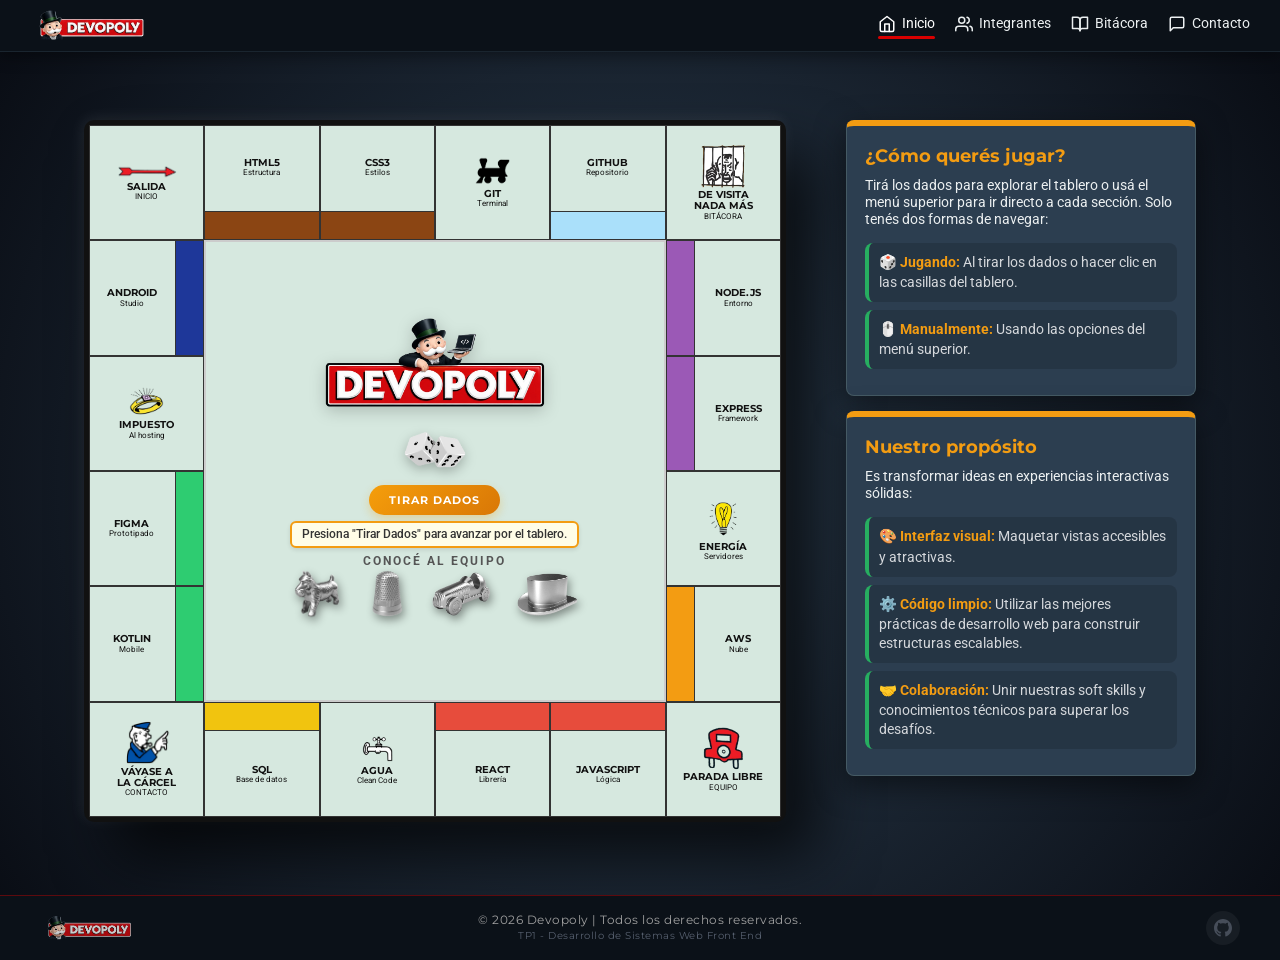
<file: index.html>
<!DOCTYPE html>
<html lang="es">
<head>
    <meta charset="UTF-8">
    <meta name="viewport" content="width=device-width, initial-scale=1.0">
    <title>  TP1 | Devopoly </title>
    <link rel="preconnect" href="https://fonts.googleapis.com">
    <link rel="preconnect" href="https://fonts.gstatic.com" crossorigin>
    <link href="https://fonts.googleapis.com/css2?family=Montserrat:wght@700;900&family=Roboto:wght@400;700&display=swap" rel="stylesheet">
    <link rel="icon" href="img/favicon.png" type="image/png">
    <link rel="stylesheet" href="css/style.css">
</head>
<body>

   <header>
        <nav class="menu-superior"> 
            <a href="index.html">
                <img src="img/logoencabezado.png" alt="Devopoly Logo" class="logo-encabezado">
            </a>
            
            <input type="checkbox" id="menu-toggle" class="menu-toggle">
                <label for="menu-toggle" class="hamburger">
                    <span class="bar"></span>
                    <span class="bar"></span>
                    <span class="bar"></span>
                </label>

            <ul class="nav-links">
                <li>
                    <a href="index.html" class="activo">
                        <svg viewBox="0 0 24 24" fill="none" stroke="currentColor" stroke-width="2" stroke-linecap="round" stroke-linejoin="round" class="icono-nav"><path d="M3 9l9-7 9 7v11a2 2 0 0 1-2 2H5a2 2 0 0 1-2-2z"></path><polyline points="9 22 9 12 15 12 15 22"></polyline></svg>
                        Inicio
                    </a>
                </li>
                <li>
                    <a href="index.html#integrantes">
                        <svg viewBox="0 0 24 24" fill="none" stroke="currentColor" stroke-width="2" stroke-linecap="round" stroke-linejoin="round" class="icono-nav"><path d="M17 21v-2a4 4 0 0 0-4-4H5a4 4 0 0 0-4 4v2"></path><circle cx="9" cy="7" r="4"></circle><path d="M23 21v-2a4 4 0 0 0-3-3.87"></path><path d="M16 3.13a4 4 0 0 1 0 7.75"></path></svg>
                        Integrantes
                    </a>
                </li>
                <li>
                    <a href="bitacora.html">
                        <svg viewBox="0 0 24 24" fill="none" stroke="currentColor" stroke-width="2" stroke-linecap="round" stroke-linejoin="round" class="icono-nav"><path d="M2 3h6a4 4 0 0 1 4 4v14a3 3 0 0 0-3-3H2z"></path><path d="M22 3h-6a4 4 0 0 0-4 4v14a3 3 0 0 1 3-3h7z"></path></svg>
                        Bitácora
                    </a>
                </li>
                <li>
                    <a href="#" id="abrir-contacto-menu">
                        <svg viewBox="0 0 24 24" fill="none" stroke="currentColor" stroke-width="2" stroke-linecap="round" stroke-linejoin="round" class="icono-nav"><path d="M21 15a2 2 0 0 1-2 2H7l-4 4V5a2 2 0 0 1 2-2h14a2 2 0 0 1 2 2z"></path></svg>
                        Contacto
                    </a>
                </li>
            </ul>
        </nav>
    </header>

    <main class="contenedor-principal">
        
        <!-- Tablero -->
        <section class="tablero">
            
           <!-- Esquinas -->
            <a href="index.html" class="casilla esquina esquina-sup-izq">
                <img src="img/salida.png" alt="Salida" class="icono-esquina icono-flecha">
                <strong>SALIDA</strong>
                <small>INICIO</small>
            </a>

            <a href="bitacora.html" class="casilla esquina esquina-sup-der">
                <img src="img/visitacarcel.png" alt="De visita nada más" class="icono-esquina">
                <strong>DE VISITA<br>NADA MÁS</strong>
                <small>BITÁCORA</small>
            </a>

            <a href="#integrantes" class="casilla esquina esquina-inf-der">
                <img src="img/parada.png" alt="Parada Libre" class="icono-esquina">
                <strong>PARADA LIBRE</strong>
                <small>EQUIPO</small>
            </a>

            <a href="#" id="abrir-contacto-casilla" class="casilla esquina esquina-inf-izq">
                <img src="img/policia.png" alt="Váyase a la cárcel" class="icono-esquina">
                <strong>VÁYASE A<br>LA CÁRCEL</strong>
                <small>CONTACTO</small>
            </a>

            <!-- Fila superior -->
            <div class="casilla fila-superior col-2">
                <div class="franja color-marron franja-abajo"></div>
                <strong>HTML5</strong>
                <small>Estructura</small>
            </div>

            <div class="casilla fila-superior col-3">
                <div class="franja color-marron franja-abajo"></div>
                <strong>CSS3</strong>
                <small>Estilos</small>
            </div>

            <div class="casilla fila-superior col-4">
                <img src="img/ferrocarril.png" alt="Ferrocarril" style="width: 35px; margin-bottom: 4px;">
                <strong>GIT</strong>
                <small>Terminal</small>
            </div>

            <div class="casilla fila-superior col-5">
                <div class="franja color-celeste franja-abajo"></div>
                <strong>GITHUB</strong>
                <small>Repositorio</small>
            </div>

            <!-- Columna lateral izquierda -->
            <div class="casilla fila5-col1">
                <div class="franja color-verde franja-derecha"></div>
                <strong>KOTLIN</strong>
                <small>Mobile</small>
            </div>
            
            <div class="casilla fila4-col1">
                <div class="franja color-verde franja-derecha"></div>
                <strong>FIGMA</strong>
                <small>Prototipado</small>
            </div>

            <div class="casilla fila3-col1">
                <img src="img/impuestos.png" alt="Impuestos" style="width: 35px; margin-bottom: 4px;">
                <strong>IMPUESTO</strong>
                <small>Al hosting</small>
            </div>
            
            <div class="casilla fila2-col1">
                <div class="franja color-azul-oscuro franja-derecha"></div>
                <strong>ANDROID</strong>
                <small>Studio</small>
            </div>

           <!-- Columna lateral derecha -->
            <div class="casilla fila2-col6">
                <div class="franja color-violeta franja-izquierda"></div>
                <strong>NODE.JS</strong>
                <small>Entorno</small>
            </div>
            
            <div class="casilla fila3-col6">
                <div class="franja color-violeta franja-izquierda"></div>
                <strong>EXPRESS</strong>
                <small>Framework</small>
            </div>

            <div class="casilla fila4-col6">
                <img src="img/electricidad.png" alt="Electricidad" style="width: 35px; margin-bottom: 4px;">
                <strong>ENERGÍA</strong>
                <small>Servidores</small>
            </div>
            
            <div class="casilla fila5-col6">
                <div class="franja color-naranja franja-izquierda"></div>
                <strong>AWS</strong>
                <small>Nube</small>
            </div>

            <!-- Fila inferior -->
            <div class="casilla fila6-col5">
                <div class="franja color-rojo franja-arriba"></div>
                <strong>JAVASCRIPT</strong>
                <small>Lógica</small>
            </div>

            <div class="casilla fila6-col4">
                <div class="franja color-rojo franja-arriba"></div>
                <strong>REACT</strong>
                <small>Librería</small>
            </div>
            
            <div class="casilla fila6-col3">
                <img src="img/agua.png" alt="Servicio de Agua" style="width: 35px; margin-bottom: 4px;">
                <strong>AGUA</strong>
                <small>Clean Code</small>
            </div>

            <div class="casilla fila6-col2">
                <div class="franja color-amarillo franja-arriba"></div>
                <strong>SQL</strong>
                <small>Base de datos</small>
            </div>
                                    
            <!-- Espacio central del tablero-->
            <div class="centro-tablero">
                
                <!-- Logo --> 
                <section class="hero text-center">
                    <img src="img/logo.png" alt="Devopoly Logo" class="logo-central">
                </section>

                <!-- Dados -->
                <img src="img/dados.png" alt="Dados" class="dados-imagen">

                <!-- Botón de dados --> 
                <button id="btn-dados" class="boton-jugar">TIRAR DADOS</button> 

                <div id="mensaje-dados" class="mensaje-dados">
                    Presiona "Tirar Dados" para avanzar por el tablero.
                </div>

                <!-- Las 4 fichas de los jugadores -->
                <p class="titulo-equipo">CONOCÉ AL EQUIPO</p>
                <div id="integrantes" class="fichas-jugadores"> 
                    
                    <a href="brian.html" class="ficha-peon">
                        <img src="img/perro.png" alt="Peón Perro">
                        <span class="nombre-peon">Brian</span>
                    </a>
                    
                    <a href="ludmila.html" class="ficha-peon">
                        <img src="img/dedal.png" alt="Peón Dedal">
                        <span class="nombre-peon">Ludmila</span>
                    </a>
                    
                    <a href="pedro.html" class="ficha-peon">
                        <img src="img/auto.png" alt="Peón Auto">
                        <span class="nombre-peon">Pedro</span>
                    </a>
                    
                    <a href="flavia.html" class="ficha-peon">
                        <img src="img/sombrero.png" alt="Peón Sombrero">
                        <span class="nombre-peon">Flavia</span>
                    </a>
                </div>

            </div>
            
        </section>

        <!-- Panel lateral -->
        <aside class="panel-lateral">
            <!-- Bloque 1: Instrucciones -->
            <div class="bloque-instrucciones">
                <h3>¿Cómo querés jugar?</h3>
                <p>Tirá los dados para explorar el tablero o usá el menú superior para ir directo a cada sección. Solo tenés dos formas de navegar:</p>
                
                <ul class="lista-instrucciones">
                    <li><strong>🎲 Jugando:</strong> Al tirar los dados o hacer clic en las casillas del tablero.</li>
                    <li><strong>🖱️ Manualmente:</strong> Usando las opciones del menú superior.</li>
                </ul>
            </div>

            <!-- Bloque 2: Propósito -->
            <div class="bloque-instrucciones">
                <h3>Nuestro propósito</h3>
                <p>Es transformar ideas en experiencias interactivas sólidas:</p>
                
                <ul class="lista-instrucciones">
                    <li><strong>🎨 Interfaz visual:</strong> Maquetar vistas accesibles y atractivas.</li>
                    <li><strong>⚙️ Código limpio:</strong> Utilizar las mejores prácticas de desarrollo web para construir estructuras escalables.</li>
                    <li><strong>🤝 Colaboración:</strong> Unir nuestras soft skills y conocimientos técnicos para superar los desafíos.</li>
                </ul>
            </div>
        </aside>

    </main>


    <!-- Contacto oculto, aparce al hacer clic -->
    <div id="modal-contacto" class="modal-overlay">
        <div class="tarjeta-policial">
            <button id="cerrar-modal" class="btn-cerrar">✖</button>
            <h2>DECLARACIÓN POLICIAL</h2>
            <p class="subtitulo">Expediente N° 24 - Devopoly</p>
            <hr>
            <p>Tiene derecho a dejar un mensaje. Todo lo que escriba será revisado por Devopoly.</p>
            
            <form action="#" method="POST" class="formulario-policial">
                <label for="nombre">Sospechoso/a (Nombre):</label>
                <input type="text" id="nombre" name="nombre" required placeholder="Ej: John Doe">
                
                <label for="mensaje">Declaración:</label>
                <textarea id="mensaje" name="mensaje" rows="4" required placeholder="Escriba su mensaje aquí..."></textarea>
                
                <button type="submit" class="btn-enviar">Firmar Declaración</button>
            </form>
        </div>
    </div>

    <footer class="pie-pagina">
        <div class="footer-contenido-centrado">
            <!-- Bloque 1: logo -->
            <div class="footer-bloque logo-container">
                <img src="img/logoencabezado.png" alt="Devopoly" class="logo-footer">
            </div>

            <!-- Bloque 2: texto -->
            <div class="footer-bloque texto-container">
                <p>© 2026 Devopoly | Todos los derechos reservados.</p>
                <p class="footer-subtitulo">TP1 - Desarrollo de Sistemas Web Front End</p>
            </div>

            <!-- Bloque 3: GitHub -->
            <div class="footer-bloque git-container">
                <div class="footer-links">
                    <a href="https://github.com/FlaviaBerzuini/TP1_Grupo24" target="_blank" aria-label="Repositorio de GitHub del Equipo">
                        <svg viewBox="0 0 24 24" fill="currentColor" class="icono-footer"><path d="M12 0c-6.626 0-12 5.373-12 12 0 5.302 3.438 9.8 8.207 11.387.599.111.793-.261.793-.577v-2.234c-3.338.726-4.033-1.416-4.033-1.416-.546-1.387-1.333-1.756-1.333-1.756-1.089-.745.083-.729.083-.729 1.205.084 1.839 1.237 1.839 1.237 1.07 1.834 2.807 1.304 3.492.997.107-.775.418-1.305.762-1.604-2.665-.305-5.467-1.334-5.467-5.931 0-1.311.469-2.381 1.236-3.221-.124-.303-.535-1.524.117-3.176 0 0 1.008-.322 3.301 1.23.957-.266 1.983-.399 3.003-.404 1.02.005 2.047.138 3.006.404 2.291-1.552 3.297-1.23 3.297-1.23.653 1.653.242 2.874.118 3.176.77.84 1.235 1.911 1.235 3.221 0 4.609-2.807 5.624-5.479 5.921.43.372.823 1.102.823 2.222v3.293c0 .319.192.694.801.576 4.765-1.589 8.199-6.086 8.199-11.386 0-6.627-5.373-12-12-12z"/></svg>
                    </a>
                </div>
            </div>
        </div>
    </footer>

    <!-- Vinculación del JavaScript -->
    <script src="js/script.js"></script>
</body>
</html>
</file>
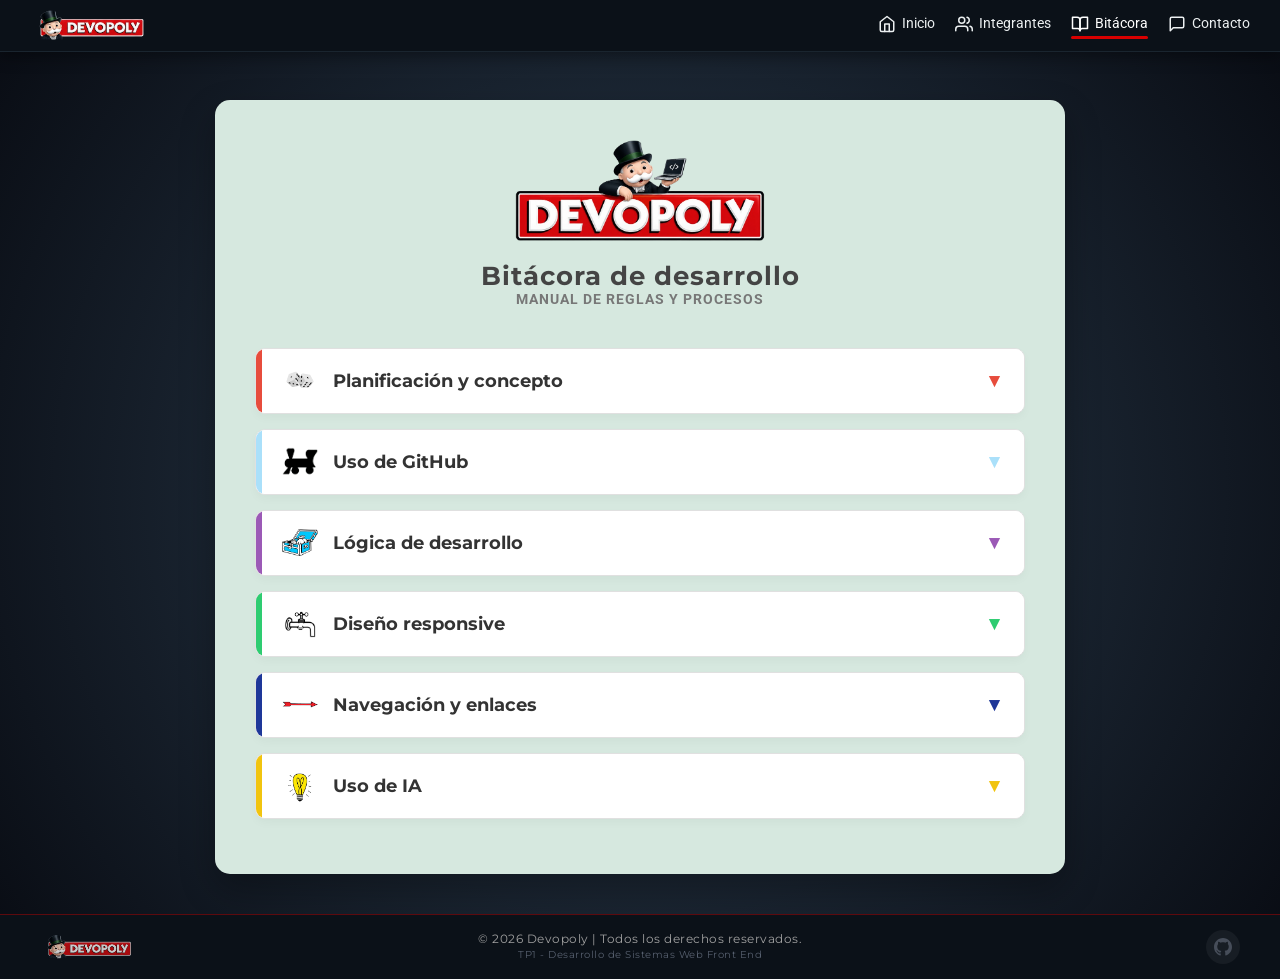
<file: bitacora.html>
<!DOCTYPE html>
<html lang="es">
<head>
    <meta charset="UTF-8">
    <meta name="viewport" content="width=device-width, initial-scale=1.0">
    <title>  TP1 | Devopoly </title>
    <link rel="preconnect" href="https://fonts.googleapis.com">
    <link rel="preconnect" href="https://fonts.gstatic.com" crossorigin>
    <link href="https://fonts.googleapis.com/css2?family=Montserrat:wght@700;900&family=Roboto:wght@400;700&display=swap" rel="stylesheet">
    <link rel="icon" href="img/favicon.png" type="image/png">
    <link rel="stylesheet" href="css/style.css">
</head>
    <body>
        <header>
            <nav class="menu-superior"> 
                <a href="index.html">
                    <img src="img/logoencabezado.png" alt="Devopoly Logo" class="logo-encabezado">
                </a>
                
                <input type="checkbox" id="menu-toggle" class="menu-toggle">
                    <label for="menu-toggle" class="hamburger">
                        <span class="bar"></span>
                        <span class="bar"></span>
                        <span class="bar"></span>
                    </label>
    
                <ul class="nav-links">
                    <li>
                        <a href="index.html">
                            <svg viewBox="0 0 24 24" fill="none" stroke="currentColor" stroke-width="2" stroke-linecap="round" stroke-linejoin="round" class="icono-nav"><path d="M3 9l9-7 9 7v11a2 2 0 0 1-2 2H5a2 2 0 0 1-2-2z"></path><polyline points="9 22 9 12 15 12 15 22"></polyline></svg>
                            Inicio
                        </a>
                    </li>
                    <li>
                        <a href="index.html#integrantes">
                            <svg viewBox="0 0 24 24" fill="none" stroke="currentColor" stroke-width="2" stroke-linecap="round" stroke-linejoin="round" class="icono-nav"><path d="M17 21v-2a4 4 0 0 0-4-4H5a4 4 0 0 0-4 4v2"></path><circle cx="9" cy="7" r="4"></circle><path d="M23 21v-2a4 4 0 0 0-3-3.87"></path><path d="M16 3.13a4 4 0 0 1 0 7.75"></path></svg>
                            Integrantes
                        </a>
                    </li>
                    <li>
                        <a href="bitacora.html" class="activo">
                            <svg viewBox="0 0 24 24" fill="none" stroke="currentColor" stroke-width="2" stroke-linecap="round" stroke-linejoin="round" class="icono-nav"><path d="M2 3h6a4 4 0 0 1 4 4v14a3 3 0 0 0-3-3H2z"></path><path d="M22 3h-6a4 4 0 0 0-4 4v14a3 3 0 0 1 3-3h7z"></path></svg>
                            Bitácora
                        </a>
                    </li>
                    <li>
                        <a href="#" id="abrir-contacto-menu">
                            <svg viewBox="0 0 24 24" fill="none" stroke="currentColor" stroke-width="2" stroke-linecap="round" stroke-linejoin="round" class="icono-nav"><path d="M21 15a2 2 0 0 1-2 2H7l-4 4V5a2 2 0 0 1 2-2h14a2 2 0 0 1 2 2z"></path></svg>
                            Contacto
                        </a>
                    </li>
                </ul>
            </nav>
        </header>

        <!-- CAJA CONTENEDORA PRINCIPAL -->
        <div class="tarjeta-tablero">
            
            <header class="cabecera-logo">
                <img src="img/logo.png" alt="Devopoly Logo" class="logo-bitacora">
                <h1>Bitácora de desarrollo</h1>
                <p style="color: #777; font-size: 0.9rem; font-weight: bold; letter-spacing: 1px; text-transform: uppercase;">Manual de Reglas y Procesos</p>
            </header>
    
            <!-- Bloque 1: Planificación y concepto -->
            <section class="entrada-bitacora">
                <div class="caja-titulo acento-rojo">
                    <div class="titulo-con-icono">
                        <img src="img/dados.png" alt="Planificación" class="icono-bitacora">
                        <h2>Planificación y concepto</h2>
                    </div>
                    <button class="btn-expandir">▼</button>
                </div>
                
                <div class="entrada-contenido">
                    <p>Antes de escribir código, el equipo definió una estructura de carpetas y un documento inicial con la propuesta de diseño. Se evaluó la temática a utilizar comparando con proyectos de otros grupos, y se optó por adoptar el juego de mesa Monopoly como eje conceptual para diferenciar el proyecto y darle coherencia visual a todas las secciones (portada, perfiles y bitácora).</p>
                    <p>Se acordó como estrategia de trabajo armar primero la estructura general del sitio (HTML y disposición general) y recién después avanzar sobre el detalle de colores, imágenes y contenido personalizado de cada integrante. Esto permitió que el equipo avanzara en paralelo sin bloquearse entre sí.</p>
                </div>
            </section>

            <!-- Bloque 2: GitHub -->
            <section class="entrada-bitacora">
                <div class="caja-titulo acento-celeste">
                    <div class="titulo-con-icono">
                        <img src="img/ferrocarril.png" alt="GitHub" class="icono-bitacora">
                        <h2>Uso de GitHub</h2>
                    </div>
                    <button class="btn-expandir" aria-expanded="false" aria-label="Desplegar contenido">▼</button>
                </div>
                
                <div class="entrada-contenido">
                    <div class="paso-turno">
                        <span class="numero-paso numero-celeste">1.</span>
                        <div class="detalle-paso">
                            <h3>Organización en Git</h3>
                            <p>Ramas de trabajo independientes por integrante, para poder avanzar en paralelo sin interferir en el código de los demás.</p>
                        </div>
                    </div>

                    <div class="paso-turno">
                        <span class="numero-paso numero-celeste">2.</span>
                        <div class="detalle-paso">
                            <h3>Merge de ramas</h3>
                            <p>Consolidación del trabajo colaborativo en main. Durante este proceso se perdieron temporalmente los estilos responsive ya desarrollados, por lo que hubo que revisarlos y volver a integrarlos.</p>
                        </div>
                    </div>

                    <div class="paso-turno">
                        <span class="numero-paso numero-celeste">3.</span>
                        <div class="detalle-paso">
                            <h3>Conflictos de estilos</h3>
                            <p>Resolución de conflictos de estilos CSS en los media queries.</p>
                        </div>
                    </div>
                </div>
            </section>

            <!-- Bloque 3: Lógica de desarrollo -->
            <section class="entrada-bitacora">
                <div class="caja-titulo acento-morado">
                    <div class="titulo-con-icono">
                        <img src="img/arca.png" alt="Lógica de desarrollo" class="icono-bitacora">
                        <h2>Lógica de desarrollo</h2>
                    </div>
                    <button class="btn-expandir">▼</button>
                </div>
                
                <div class="entrada-contenido">
                    <div class="paso-turno">
                        <span class="numero-paso numero-morado">1.</span>
                        <div class="detalle-paso">
                            <h3>Lógica de avatares</h3>
                            <p>Se centralizó en el script un diccionario que asocia cada ícono con su avatar (y su inverso, para poder ocultarlo nuevamente), evitando así repetir código por cada integrante.</p>
                        </div>
                    </div>
                </div>
            </section>

            <!-- Bloque 4: Diseño responsive -->
            <section class="entrada-bitacora">
                <div class="caja-titulo acento-verde">
                    <div class="titulo-con-icono">
                        <img src="img/agua.png" alt="Diseño responsive" class="icono-bitacora">
                        <h2>Diseño responsive</h2>
                    </div>
                    <button class="btn-expandir">▼</button>
                </div>
                
                <div class="entrada-contenido">
                    <p>Para garantizar la correcta adaptación del sitio a los distintos breakpoints asignados, fue necesario revisar y ajustar reiteradamente los estilos responsive, especialmente luego de detectar inconsistencias visuales y desbordes de contenido en diferentes dispositivos.</p>
                </div>
            </section>

            <!-- Bloque 5: Navegación y enlaces -->
            <section class="entrada-bitacora">
                <div class="caja-titulo acento-azul-oscuro">
                    <div class="titulo-con-icono">
                        <img src="img/salida.png" alt="Navegación y enlaces" class="icono-bitacora">
                        <h2>Navegación y enlaces</h2>
                    </div>
                    <button class="btn-expandir">▼</button>
                </div>
                
                <div class="entrada-contenido">
                    <p>Durante el desarrollo se detectó que el ícono de contacto en las tarjetas de perfil no estaba correctamente vinculado, por lo que al hacer clic no redirigía a la sección correspondiente. Se revisó y corrigió el enlace en cada una de las páginas individuales.</p>
                    <p>También se identificó un problema de alineación en el menú hamburguesa, que quedaba desplazado hacia la izquierda al probar la vista responsive. Se ajustaron los estilos del menú para corregir su posición en los distintos breakpoints.</p>
                </div>
            </section>

            <!-- Bloque 6: IA -->
            <section class="entrada-bitacora">
                <div class="caja-titulo acento-amarillo"> 
                    <div class="titulo-con-icono">
                        <img src="img/electricidad.png" alt="IA" class="icono-bitacora">
                        <h2>Uso de IA</h2>
                    </div>
                    <button class="btn-expandir">▼</button>
                </div>
                
                <div class="entrada-contenido">
                    <p>El equipo incorporó IA como asistente técnico en dos frentes, siempre con revisión propia antes de aceptar cualquier resultado en el código o el diseño final.</p>

                    <div class="paso-turno">
                        <span class="numero-paso numero-amarillo">1.</span>
                        <div class="detalle-paso">
                            <h3>Avatares (ChatGPT)</h3>
                            <p>Se utilizó ChatGPT para crear los avatares estilo 3D de cada integrante, partiendo de la propia foto de referencia de cada uno. Se acordó un mismo prompt de base para lograr coherencia de paleta e iluminación entre los cuatro. Se descartaron versiones donde la IA alteraba demasiado los rasgos originales, priorizando fidelidad sobre estilo.</p>
                        </div>
                    </div>

                    <div class="paso-turno">
                        <span class="numero-paso numero-amarillo">2.</span>
                        <div class="detalle-paso">
                            <h3>Asistencia en código (Debugging) — Gemini y Claude</h3> 
                            <p>Se consultó a Gemini y Claude como asistentes técnicos para:</p>
                            
                            <div class="opcion-carta">
                                <div class="encabezado-opcion">
                                    <span class="badge-opcion">A</span>
                                    <h4>CSS Responsivo</h4>
                                </div>
                                <p>Optimización de los desbordes de las tarjetas giratorias en los breakpoints de 400px, 900px y 1200px. El equipo probó cada sugerencia en el navegador y optó por reescribir a mano las soluciones que dependían de <code>!important</code>, para mantener el CSS más limpio.</p>
                            </div>
                                                                                    
                            <div class="opcion-carta">
                                <div class="encabezado-opcion">
                                    <span class="badge-opcion">B</span>
                                    <h4>Interactividad JS</h4>
                                </div>
                                <p>Refinamiento de la lógica matemática para la suma de los dados y el recorrido automático de los peones por las casillas del tablero. Se ajustó manualmente la lógica sugerida para que el recorrido coincidiera con el orden real de casillas del tablero.</p>
                            </div>
                        </div>
                    </div>
                </div>
            </section>
    
        </div>


        <!-- Contacto oculto, aparce al hacer clic -->
        <div id="modal-contacto" class="modal-overlay">
            <div class="tarjeta-policial">
                <button id="cerrar-modal" class="btn-cerrar">✖</button>
                <h2>DECLARACIÓN POLICIAL</h2>
                <p class="subtitulo">Expediente N° 24 - Devopoly</p>
                <hr>
                <p>Tiene derecho a dejar un mensaje. Todo lo que escriba será revisado por Devopoly.</p>
                
                <form action="#" method="POST" class="formulario-policial">
                    <label for="nombre">Sospechoso/a (Nombre):</label>
                    <input type="text" id="nombre" name="nombre" required placeholder="Ej: John Doe">
                    
                    <label for="mensaje">Declaración:</label>
                    <textarea id="mensaje" name="mensaje" rows="4" required placeholder="Escriba su mensaje aquí..."></textarea>
                    
                    <button type="submit" class="btn-enviar">Firmar Declaración</button>
                </form>
            </div>
        </div>

        <footer class="pie-pagina">
            <div class="footer-contenido-centrado">
                <!-- Bloque 1: logo -->
                <div class="footer-bloque logo-container">
                    <img src="img/logoencabezado.png" alt="Devopoly" class="logo-footer">
                </div>

                <!-- Bloque 2: texto -->
                <div class="footer-bloque texto-container">
                    <p>© 2026 Devopoly | Todos los derechos reservados.</p>
                    <p class="footer-subtitulo">TP1 - Desarrollo de Sistemas Web Front End</p>
                </div>

                <!-- Bloque 3: GitHub -->
                <div class="footer-bloque git-container">
                    <div class="footer-links">
                        <a href="https://github.com/FlaviaBerzuini/TP1_Grupo24" target="_blank" aria-label="Repositorio de GitHub del Equipo">
                            <svg viewBox="0 0 24 24" fill="currentColor" class="icono-footer"><path d="M12 0c-6.626 0-12 5.373-12 12 0 5.302 3.438 9.8 8.207 11.387.599.111.793-.261.793-.577v-2.234c-3.338.726-4.033-1.416-4.033-1.416-.546-1.387-1.333-1.756-1.333-1.756-1.089-.745.083-.729.083-.729 1.205.084 1.839 1.237 1.839 1.237 1.07 1.834 2.807 1.304 3.492.997.107-.775.418-1.305.762-1.604-2.665-.305-5.467-1.334-5.467-5.931 0-1.311.469-2.381 1.236-3.221-.124-.303-.535-1.524.117-3.176 0 0 1.008-.322 3.301 1.23.957-.266 1.983-.399 3.003-.404 1.02.005 2.047.138 3.006.404 2.291-1.552 3.297-1.23 3.297-1.23.653 1.653.242 2.874.118 3.176.77.84 1.235 1.911 1.235 3.221 0 4.609-2.807 5.624-5.479 5.921.43.372.823 1.102.823 2.222v3.293c0 .319.192.694.801.576 4.765-1.589 8.199-6.086 8.199-11.386 0-6.627-5.373-12-12-12z"/></svg>
                        </a>
                    </div>
                </div>
            </div>
        </footer>
    
        <script src="js/script.js"></script>
    </body>
</html>
</file>
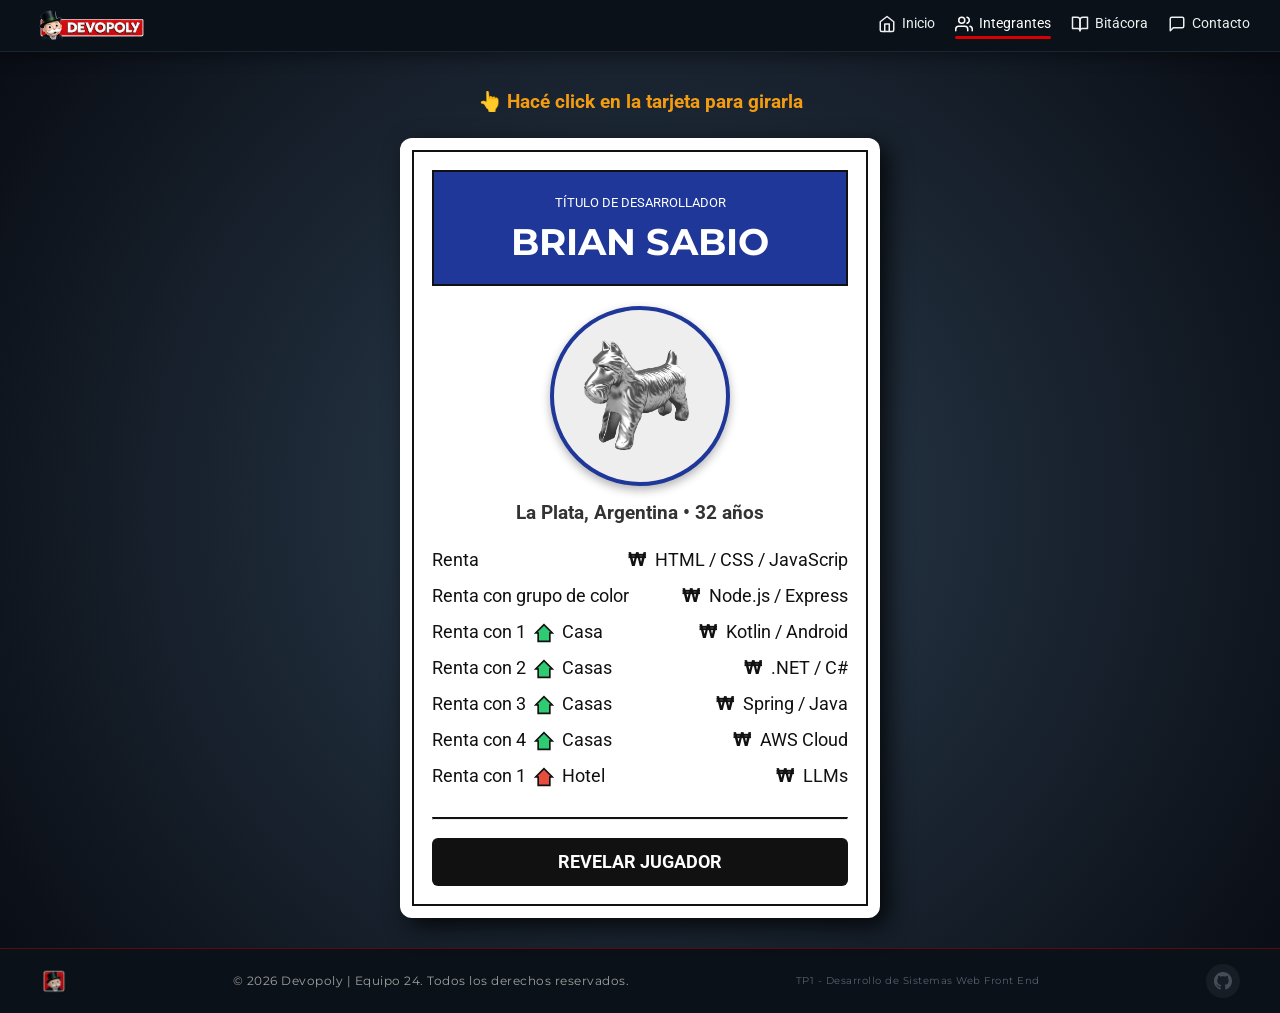
<file: Brian.html>
<!DOCTYPE html>
<html lang="es">
<head>
    <meta charset="UTF-8">
    <meta name="viewport" content="width=device-width, initial-scale=1.0">
    <title>  TP1 | Devopoly </title>
    <link rel="preconnect" href="https://fonts.googleapis.com">
    <link rel="preconnect" href="https://fonts.gstatic.com" crossorigin>
    <link href="https://fonts.googleapis.com/css2?family=Montserrat:wght@700;900&family=Roboto:wght@400;700&display=swap" rel="stylesheet">
    <link rel="icon" href="img/favicon.png" type="image/png">
    <link rel="stylesheet" href="css/style.css"> 
</head>
<body>

    <header>
        <nav class="menu-superior"> 
            <a href="index.html">
                <img src="img/logoencabezado.png" alt="Devopoly Logo" class="logo-encabezado">
            </a>
     
            <input type="checkbox" id="menu-toggle" class="menu-toggle">
                <label for="menu-toggle" class="hamburger">
                    <span class="bar"></span>
                    <span class="bar"></span>
                    <span class="bar"></span>
                </label>

            <ul class="nav-links">
                <li>
                    <a href="index.html">
                        <svg viewBox="0 0 24 24" fill="none" stroke="currentColor" stroke-width="2" stroke-linecap="round" stroke-linejoin="round" class="icono-nav"><path d="M3 9l9-7 9 7v11a2 2 0 0 1-2 2H5a2 2 0 0 1-2-2z"></path><polyline points="9 22 9 12 15 12 15 22"></polyline></svg>
                        Inicio
                    </a>
                </li>
                <li>
                    <a href="index.html#integrantes" class="activo">
                        <svg viewBox="0 0 24 24" fill="none" stroke="currentColor" stroke-width="2" stroke-linecap="round" stroke-linejoin="round" class="icono-nav"><path d="M17 21v-2a4 4 0 0 0-4-4H5a4 4 0 0 0-4 4v2"></path><circle cx="9" cy="7" r="4"></circle><path d="M23 21v-2a4 4 0 0 0-3-3.87"></path><path d="M16 3.13a4 4 0 0 1 0 7.75"></path></svg>
                        Integrantes
                    </a>
                </li>
                <li>
                    <a href="bitacora.html">
                        <svg viewBox="0 0 24 24" fill="none" stroke="currentColor" stroke-width="2" stroke-linecap="round" stroke-linejoin="round" class="icono-nav"><path d="M2 3h6a4 4 0 0 1 4 4v14a3 3 0 0 0-3-3H2z"></path><path d="M22 3h-6a4 4 0 0 0-4 4v14a3 3 0 0 1 3-3h7z"></path></svg>
                        Bitácora
                    </a>
                </li>
                <li>
                    <a href="#" id="abrir-contacto-menu">
                        <svg viewBox="0 0 24 24" fill="none" stroke="currentColor" stroke-width="2" stroke-linecap="round" stroke-linejoin="round" class="icono-nav"><path d="M21 15a2 2 0 0 1-2 2H7l-4 4V5a2 2 0 0 1 2-2h14a2 2 0 0 1 2 2z"></path></svg>
                        Contacto
                    </a>
                </li>
            </ul>
        </nav>
    </header>

    <main class="contenedor-perfil">
        <p class="instruccion-giro">👆 Hacé click en la tarjeta para girarla</p>
        
        <!-- Contenedor principal de la tarjeta -->
        <div class="tarjeta-propiedad" id="tarjeta-perfil">
            <div class="tarjeta-inner">
                
                <!-- Frente de la tarjeta -->
                <div class="tarjeta-cara tarjeta-frente">
                    <div class="borde-interno-frente">
                        <div class="cabecera-propiedad color-azul-oscuro">
                            <small>TÍTULO DE DESARROLLADOR</small>
                            <h2>BRIAN SABIO</h2>
                        </div>
                        
                        <div class="cuerpo-propiedad">
                            
                            <div class="perfil-datos">
                                <img src="img/perro.png" alt="Avatar del Jugador" id="imagen-perfil" class="imagen-avatar borde-azul-oscuro">
                                <p class="ubicacion">La Plata, Argentina • 32 años</p>
                            </div>

                            <!-- Habilidades -->
                            <div class="lista-precios">
                                <p><span>Renta</span> <span><span class="simbolo-m">₩</span> HTML / CSS / JavaScrip</span></p>
                                <p><span>Renta con grupo de color</span> <span><span class="simbolo-m">₩</span> Node.js / Express</span></p>
                                <p><span>Renta con 1 <svg class="icono-casa" viewBox="0 0 24 24"><path fill="#2ecc71" stroke="#111" stroke-width="2" d="M12 2L2 12h3v10h14V12h3L12 2z"/></svg> Casa</span> <span><span class="simbolo-m">₩</span> Kotlin / Android</span></p>
                                <p><span>Renta con 2 <svg class="icono-casa" viewBox="0 0 24 24"><path fill="#2ecc71" stroke="#111" stroke-width="2" d="M12 2L2 12h3v10h14V12h3L12 2z"/></svg> Casas</span> <span><span class="simbolo-m">₩</span> .NET / C#</span></p>
                                <p><span>Renta con 3 <svg class="icono-casa" viewBox="0 0 24 24"><path fill="#2ecc71" stroke="#111" stroke-width="2" d="M12 2L2 12h3v10h14V12h3L12 2z"/></svg> Casas</span> <span><span class="simbolo-m">₩</span> Spring / Java</span></p>
                                <p><span>Renta con 4 <svg class="icono-casa" viewBox="0 0 24 24"><path fill="#2ecc71" stroke="#111" stroke-width="2" d="M12 2L2 12h3v10h14V12h3L12 2z"/></svg> Casas</span> <span><span class="simbolo-m">₩</span> AWS Cloud</span></p>
                                <p><span>Renta con 1 <svg class="icono-casa" viewBox="0 0 24 24"><path fill="#e74c3c" stroke="#111" stroke-width="2" d="M12 2L2 12h3v10h14V12h3L12 2z"/></svg> Hotel</span> <span><span class="simbolo-m">₩</span> LLMs</span></p>
                            </div>

                            <hr class="linea-frente">
                            
                            <button type="button" id="btn-revelar" class="boton-accion boton-azul-oscuro">REVELAR JUGADOR</button>
                        </div>
                    </div>
                </div>

               <!-- Reverso de la tarjeta -->
                <div class="tarjeta-cara tarjeta-dorso borde-azul-oscuro">
                    <div class="borde-interno-dorso marco-azul-oscuro">
                        
                        <h3 class="texto-azul-oscuro" style="text-align: center; font-size: 2.2rem; font-weight: 900; margin-bottom: 0; letter-spacing: 1px;">ARCA COMUNAL</h3>
                        <img src="img/arca.png" alt="Arca Comunal" style="width: 135px; display: block; margin: 5px auto 30px auto;">

                        <!-- Películas -->
                        <h4 class="texto-azul-oscuro" style="text-align: center; font-weight: bold;">PELÍCULAS</h4>
                        <ul class="lista-gustos" style="display: table; margin: 0 auto;">
                            <li><svg class="icono-lista fill-azul-oscuro" viewBox="0 0 24 24"><path d="M18 4l2 4h-3l-2-4h-2l2 4h-3l-2-4H8l2 4H7L5 4H4c-1.1 0-1.99.9-1.99 2L2 18c0 1.1.9 2 2 2h16c1.1 0 2-.9 2-2V4h-4z"/></svg> The dawn of the dead</li>
                            <li><svg class="icono-lista fill-azul-oscuro" viewBox="0 0 24 24"><path d="M18 4l2 4h-3l-2-4h-2l2 4h-3l-2-4H8l2 4H7L5 4H4c-1.1 0-1.99.9-1.99 2L2 18c0 1.1.9 2 2 2h16c1.1 0 2-.9 2-2V4h-4z"/></svg> Arrival</li>
                            <li><svg class="icono-lista fill-azul-oscuro" viewBox="0 0 24 24"><path d="M18 4l2 4h-3l-2-4h-2l2 4h-3l-2-4H8l2 4H7L5 4H4c-1.1 0-1.99.9-1.99 2L2 18c0 1.1.9 2 2 2h16c1.1 0 2-.9 2-2V4h-4z"/></svg> Her</li>
                        </ul>

                        <hr class="linea-divisoria-azul-oscuro">

                        <!-- Discos -->
                        <h4 class="texto-azul-oscuro" style="text-align: center; font-weight: bold;">DISCOS</h4>
                        <ul class="lista-gustos" style="display: table; margin: 0 auto;">
                            <li><svg class="icono-lista fill-azul-oscuro" viewBox="0 0 24 24"><path d="M12 3v10.55c-.59-.34-1.27-.55-2-.55-2.21 0-4 1.79-4 4s1.79 4 4 4 4-1.79 4-4V7h4V3h-6z"/></svg> Random Access Memories - Daft Punk</li>
                            <li><svg class="icono-lista fill-azul-oscuro" viewBox="0 0 24 24"><path d="M12 3v10.55c-.59-.34-1.27-.55-2-.55-2.21 0-4 1.79-4 4s1.79 4 4 4 4-1.79 4-4V7h4V3h-6z"/></svg> The Dark Side of the Moon - Pink Floyd</li>
                            <li><svg class="icono-lista fill-azul-oscuro" viewBox="0 0 24 24"><path d="M12 3v10.55c-.59-.34-1.27-.55-2-.55-2.21 0-4 1.79-4 4s1.79 4 4 4 4-1.79 4-4V7h4V3h-6z"/></svg> Clics modernos - Charly García</li>
                        </ul>

                        <div class="navegacion-tarjeta">
                            
                            <a href="index.html" class="link-nav">
                                <svg viewBox="0 0 24 24" fill="none" stroke="currentColor" stroke-width="2" stroke-linecap="round" stroke-linejoin="round" class="icono-nav"><path d="M3 9l9-7 9 7v11a2 2 0 0 1-2 2H5a2 2 0 0 1-2-2z"></path><polyline points="9 22 9 12 15 12 15 22"></polyline></svg>
                                <span>Inicio</span>
                            </a>
                            
                            <a href="bitacora.html" class="link-nav">
                                <svg viewBox="0 0 24 24" fill="none" stroke="currentColor" stroke-width="2" stroke-linecap="round" stroke-linejoin="round" class="icono-nav"><path d="M2 3h6a4 4 0 0 1 4 4v14a3 3 0 0 0-3-3H2z"></path><path d="M22 3h-6a4 4 0 0 0-4 4v14a3 3 0 0 1 3-3h7z"></path></svg>
                                <span>Bitácora</span>
                            </a>
                            
                            <a href="index.html#contacto" class="link-nav">
                                <svg viewBox="0 0 24 24" fill="none" stroke="currentColor" stroke-width="2" stroke-linecap="round" stroke-linejoin="round" class="icono-nav"><path d="M21 15a2 2 0 0 1-2 2H7l-4 4V5a2 2 0 0 1 2-2h14a2 2 0 0 1 2 2z"></path></svg>
                                <span>Contacto</span>
                            </a>
                            
                        </div>

                        <p class="texto-pie-dorso text-center" style="font-size: 0.8rem; color: #666; margin-top: 10px;">
                            <i>Si esta tarjeta está bocarriba, el jugador está listo para programar.</i>
                        </p>

                    </div>
                </div>

            </div>
        </div>
    </main>

    <!-- MODAL DE CONTACTO ACTUALIZADO (Tarjeta Policial) -->
    <div id="modal-contacto" class="modal-overlay">
        <div class="tarjeta-policial">
            <button id="cerrar-modal" class="btn-cerrar">✖</button>
            <h2>DECLARACIÓN POLICIAL</h2>
            <p class="subtitulo">Expediente N° 24 - Devopoly</p>
            <hr>
            <p>Tiene derecho a dejar un mensaje. Todo lo que escriba será revisado por Devopoly.</p>
            
            <form action="#" method="POST" class="formulario-policial">
                <label for="nombre">Sospechoso/a (Nombre):</label>
                <input type="text" id="nombre" name="nombre" required placeholder="Ej: John Doe">
                
                <label for="mensaje">Declaración:</label>
                <textarea id="mensaje" name="mensaje" rows="4" required placeholder="Escriba su mensaje aquí..."></textarea>
                
                <button type="submit" class="btn-enviar">Firmar Declaración</button>
            </form>
        </div>
    </div>

    <footer class="pie-pagina">
        <div class="footer-contenido-centrado">
            <img src="img/favicon.png" alt="Logo Devopoly" class="logo-footer">
            <p>&copy; 2026 Devopoly | Equipo 24. Todos los derechos reservados.</p>
            <p class="footer-subtitulo">TP1 - Desarrollo de Sistemas Web Front End</p>
            <div class="footer-links">
                <a href="https://github.com/FlaviaBerzuini/TP1_Grupo24" target="_blank" aria-label="Repositorio de GitHub del Equipo">
                    <svg viewBox="0 0 24 24" fill="currentColor" class="icono-footer"><path d="M12 0c-6.626 0-12 5.373-12 12 0 5.302 3.438 9.8 8.207 11.387.599.111.793-.261.793-.577v-2.234c-3.338.726-4.033-1.416-4.033-1.416-.546-1.387-1.333-1.756-1.333-1.756-1.089-.745.083-.729.083-.729 1.205.084 1.839 1.237 1.839 1.237 1.07 1.834 2.807 1.304 3.492.997.107-.775.418-1.305.762-1.604-2.665-.305-5.467-1.334-5.467-5.931 0-1.311.469-2.381 1.236-3.221-.124-.303-.535-1.524.117-3.176 0 0 1.008-.322 3.301 1.23.957-.266 1.983-.399 3.003-.404 1.02.005 2.047.138 3.006.404 2.291-1.552 3.297-1.23 3.297-1.23.653 1.653.242 2.874.118 3.176.77.84 1.235 1.911 1.235 3.221 0 4.609-2.807 5.624-5.479 5.921.43.372.823 1.102.823 2.222v3.293c0 .319.192.694.801.576 4.765-1.589 8.199-6.086 8.199-11.386 0-6.627-5.373-12-12-12z"/></svg>
                </a>
            </div>
        </div>
    </footer>

    <script src="js/script.js"></script>
</body>
</html>
</file>
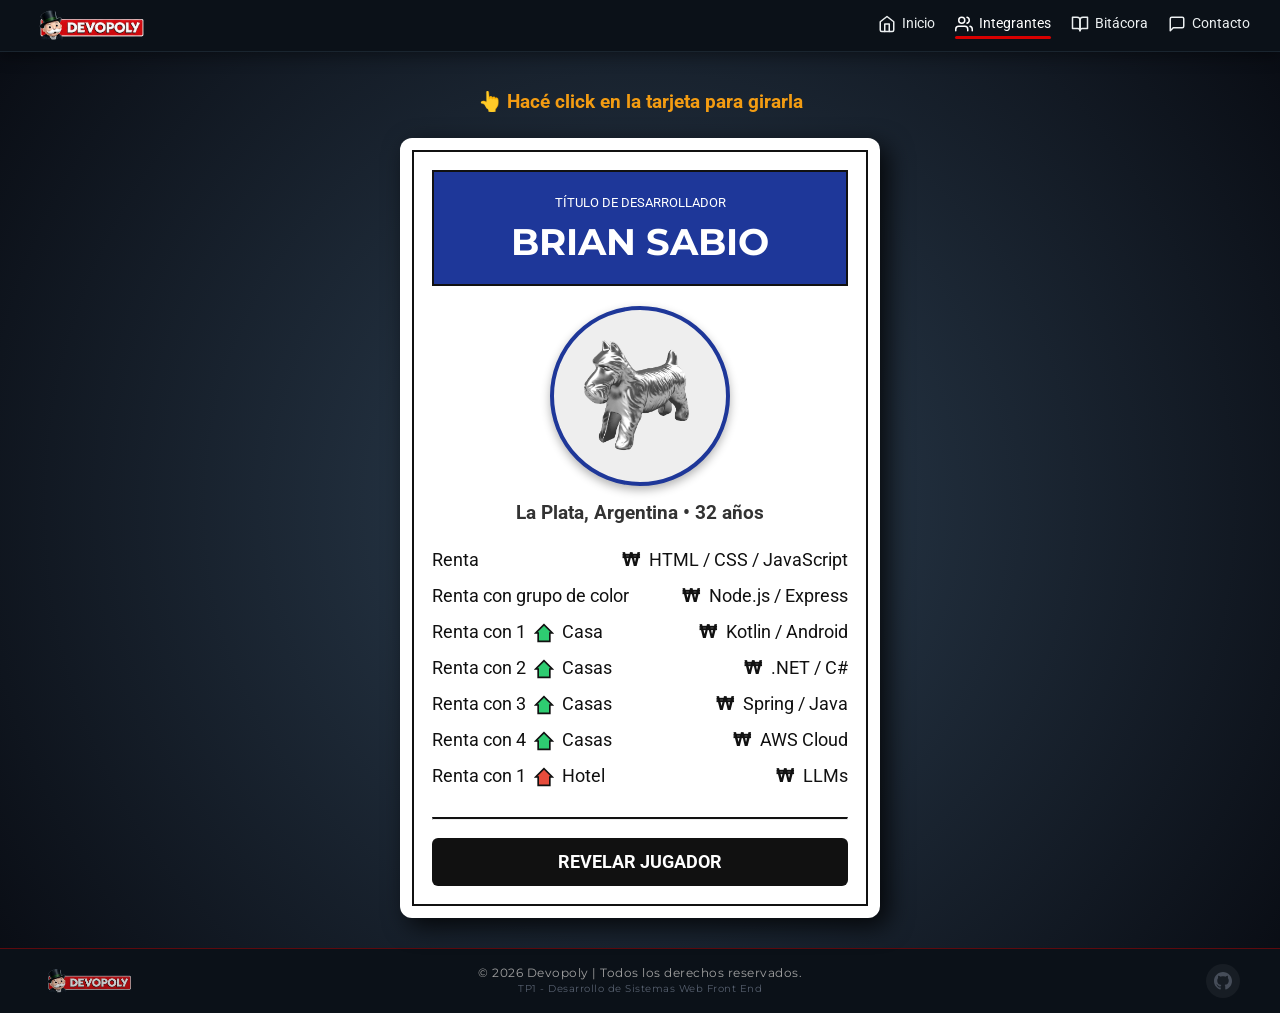
<file: brian.html>
<!DOCTYPE html>
<html lang="es">
<head>
    <meta charset="UTF-8">
    <meta name="viewport" content="width=device-width, initial-scale=1.0">
    <title>  TP1 | Devopoly </title>
    <link rel="preconnect" href="https://fonts.googleapis.com">
    <link rel="preconnect" href="https://fonts.gstatic.com" crossorigin>
    <link href="https://fonts.googleapis.com/css2?family=Montserrat:wght@700;900&family=Roboto:wght@400;700&display=swap" rel="stylesheet">
    <link rel="icon" href="img/favicon.png" type="image/png">
    <link rel="stylesheet" href="css/style.css"> 
</head>
<body>

    <header>
        <nav class="menu-superior"> 
            <a href="index.html">
                <img src="img/logoencabezado.png" alt="Devopoly Logo" class="logo-encabezado">
            </a>
     
            <input type="checkbox" id="menu-toggle" class="menu-toggle">
                <label for="menu-toggle" class="hamburger">
                    <span class="bar"></span>
                    <span class="bar"></span>
                    <span class="bar"></span>
                </label>

            <ul class="nav-links">
                <li>
                    <a href="index.html">
                        <svg viewBox="0 0 24 24" fill="none" stroke="currentColor" stroke-width="2" stroke-linecap="round" stroke-linejoin="round" class="icono-nav"><path d="M3 9l9-7 9 7v11a2 2 0 0 1-2 2H5a2 2 0 0 1-2-2z"></path><polyline points="9 22 9 12 15 12 15 22"></polyline></svg>
                        Inicio
                    </a>
                </li>
                <li>
                    <a href="index.html#integrantes" class="activo">
                        <svg viewBox="0 0 24 24" fill="none" stroke="currentColor" stroke-width="2" stroke-linecap="round" stroke-linejoin="round" class="icono-nav"><path d="M17 21v-2a4 4 0 0 0-4-4H5a4 4 0 0 0-4 4v2"></path><circle cx="9" cy="7" r="4"></circle><path d="M23 21v-2a4 4 0 0 0-3-3.87"></path><path d="M16 3.13a4 4 0 0 1 0 7.75"></path></svg>
                        Integrantes
                    </a>
                </li>
                <li>
                    <a href="bitacora.html">
                        <svg viewBox="0 0 24 24" fill="none" stroke="currentColor" stroke-width="2" stroke-linecap="round" stroke-linejoin="round" class="icono-nav"><path d="M2 3h6a4 4 0 0 1 4 4v14a3 3 0 0 0-3-3H2z"></path><path d="M22 3h-6a4 4 0 0 0-4 4v14a3 3 0 0 1 3-3h7z"></path></svg>
                        Bitácora
                    </a>
                </li>
                <li>
                    <a href="#" id="abrir-contacto-menu">
                        <svg viewBox="0 0 24 24" fill="none" stroke="currentColor" stroke-width="2" stroke-linecap="round" stroke-linejoin="round" class="icono-nav"><path d="M21 15a2 2 0 0 1-2 2H7l-4 4V5a2 2 0 0 1 2-2h14a2 2 0 0 1 2 2z"></path></svg>
                        Contacto
                    </a>
                </li>
            </ul>
        </nav>
    </header>

    <main class="contenedor-perfil">
        <p class="instruccion-giro">👆 Hacé click en la tarjeta para girarla</p>
        
        <!-- Contenedor principal de la tarjeta -->
        <div class="tarjeta-propiedad" id="tarjeta-perfil">
            <div class="tarjeta-inner">
                
                <!-- Frente de la tarjeta -->
                <div class="tarjeta-cara tarjeta-frente">
                    <div class="borde-interno-frente">
                        <div class="cabecera-propiedad color-azul-oscuro">
                            <small>TÍTULO DE DESARROLLADOR</small>
                            <h2>BRIAN SABIO</h2>
                        </div>
                        
                        <div class="cuerpo-propiedad">
                            
                            <div class="perfil-datos">
                                <img src="img/perro.png" alt="Avatar del Jugador" id="imagen-perfil" class="imagen-avatar borde-azul-oscuro">
                                <p class="ubicacion">La Plata, Argentina • 32 años</p>
                            </div>

                            <!-- Habilidades -->
                            <div class="lista-precios">
                                <p><span>Renta</span> <span><span class="simbolo-m">₩</span> HTML / CSS / JavaScript</span></p>
                                <p><span>Renta con grupo de color</span> <span><span class="simbolo-m">₩</span> Node.js / Express</span></p>
                                <p><span>Renta con 1 <svg class="icono-casa" viewBox="0 0 24 24"><path fill="#2ecc71" stroke="#111" stroke-width="2" d="M12 2L2 12h3v10h14V12h3L12 2z"/></svg> Casa</span> <span><span class="simbolo-m">₩</span> Kotlin / Android</span></p>
                                <p><span>Renta con 2 <svg class="icono-casa" viewBox="0 0 24 24"><path fill="#2ecc71" stroke="#111" stroke-width="2" d="M12 2L2 12h3v10h14V12h3L12 2z"/></svg> Casas</span> <span><span class="simbolo-m">₩</span> .NET / C#</span></p>
                                <p><span>Renta con 3 <svg class="icono-casa" viewBox="0 0 24 24"><path fill="#2ecc71" stroke="#111" stroke-width="2" d="M12 2L2 12h3v10h14V12h3L12 2z"/></svg> Casas</span> <span><span class="simbolo-m">₩</span> Spring / Java</span></p>
                                <p><span>Renta con 4 <svg class="icono-casa" viewBox="0 0 24 24"><path fill="#2ecc71" stroke="#111" stroke-width="2" d="M12 2L2 12h3v10h14V12h3L12 2z"/></svg> Casas</span> <span><span class="simbolo-m">₩</span> AWS Cloud</span></p>
                                <p><span>Renta con 1 <svg class="icono-casa" viewBox="0 0 24 24"><path fill="#e74c3c" stroke="#111" stroke-width="2" d="M12 2L2 12h3v10h14V12h3L12 2z"/></svg> Hotel</span> <span><span class="simbolo-m">₩</span> LLMs</span></p>
                            </div>

                            <hr class="linea-frente">
                            
                            <button type="button" id="btn-revelar" class="boton-accion boton-azul-oscuro">REVELAR JUGADOR</button>
                        </div>
                    </div>
                </div>

               <!-- Reverso de la tarjeta -->
                <div class="tarjeta-cara tarjeta-dorso borde-azul-oscuro">
                    <div class="borde-interno-dorso marco-azul-oscuro">
                        
                        <h3 class="texto-azul-oscuro" style="text-align: center; font-size: 2.2rem; font-weight: 900; margin-bottom: 0; letter-spacing: 1px;">ARCA COMUNAL</h3>
                        <img src="img/arca.png" alt="Arca Comunal" style="width: 135px; display: block; margin: 5px auto 30px auto;">

                        <!-- Películas -->
                        <h4 class="texto-azul-oscuro" style="text-align: center; font-weight: bold;">PELÍCULAS</h4>
                        <ul class="lista-gustos" style="display: table; margin: 0 auto;">
                            <li><svg class="icono-lista fill-azul-oscuro" viewBox="0 0 24 24"><path d="M18 4l2 4h-3l-2-4h-2l2 4h-3l-2-4H8l2 4H7L5 4H4c-1.1 0-1.99.9-1.99 2L2 18c0 1.1.9 2 2 2h16c1.1 0 2-.9 2-2V4h-4z"/></svg> The dawn of the dead</li>
                            <li><svg class="icono-lista fill-azul-oscuro" viewBox="0 0 24 24"><path d="M18 4l2 4h-3l-2-4h-2l2 4h-3l-2-4H8l2 4H7L5 4H4c-1.1 0-1.99.9-1.99 2L2 18c0 1.1.9 2 2 2h16c1.1 0 2-.9 2-2V4h-4z"/></svg> Arrival</li>
                            <li><svg class="icono-lista fill-azul-oscuro" viewBox="0 0 24 24"><path d="M18 4l2 4h-3l-2-4h-2l2 4h-3l-2-4H8l2 4H7L5 4H4c-1.1 0-1.99.9-1.99 2L2 18c0 1.1.9 2 2 2h16c1.1 0 2-.9 2-2V4h-4z"/></svg> Her</li>
                        </ul>

                        <hr class="linea-divisoria-azul-oscuro">

                        <!-- Discos -->
                        <h4 class="texto-azul-oscuro" style="text-align: center; font-weight: bold;">DISCOS</h4>
                        <ul class="lista-gustos" style="display: table; margin: 0 auto;">
                            <li><svg class="icono-lista fill-azul-oscuro" viewBox="0 0 24 24"><path d="M12 3v10.55c-.59-.34-1.27-.55-2-.55-2.21 0-4 1.79-4 4s1.79 4 4 4 4-1.79 4-4V7h4V3h-6z"/></svg> Random Access Memories - Daft Punk</li>
                            <li><svg class="icono-lista fill-azul-oscuro" viewBox="0 0 24 24"><path d="M12 3v10.55c-.59-.34-1.27-.55-2-.55-2.21 0-4 1.79-4 4s1.79 4 4 4 4-1.79 4-4V7h4V3h-6z"/></svg> The Dark Side of the Moon - Pink Floyd</li>
                            <li><svg class="icono-lista fill-azul-oscuro" viewBox="0 0 24 24"><path d="M12 3v10.55c-.59-.34-1.27-.55-2-.55-2.21 0-4 1.79-4 4s1.79 4 4 4 4-1.79 4-4V7h4V3h-6z"/></svg> Clics modernos - Charly García</li>
                        </ul>

                        <div class="navegacion-tarjeta">
                            
                            <a href="index.html" class="link-nav">
                                <svg viewBox="0 0 24 24" fill="none" stroke="currentColor" stroke-width="2" stroke-linecap="round" stroke-linejoin="round" class="icono-nav"><path d="M3 9l9-7 9 7v11a2 2 0 0 1-2 2H5a2 2 0 0 1-2-2z"></path><polyline points="9 22 9 12 15 12 15 22"></polyline></svg>
                                <span>Inicio</span>
                            </a>
                            
                            <a href="bitacora.html" class="link-nav">
                                <svg viewBox="0 0 24 24" fill="none" stroke="currentColor" stroke-width="2" stroke-linecap="round" stroke-linejoin="round" class="icono-nav"><path d="M2 3h6a4 4 0 0 1 4 4v14a3 3 0 0 0-3-3H2z"></path><path d="M22 3h-6a4 4 0 0 0-4 4v14a3 3 0 0 1 3-3h7z"></path></svg>
                                <span>Bitácora</span>
                            </a>
                            
                            <a href="#" id="abrir-contacto-casilla" class="link-nav">
                                <svg viewBox="0 0 24 24" fill="none" stroke="currentColor" stroke-width="2" stroke-linecap="round" stroke-linejoin="round" class="icono-nav"><path d="M21 15a2 2 0 0 1-2 2H7l-4 4V5a2 2 0 0 1 2-2h14a2 2 0 0 1 2 2z"></path></svg>
                                <span>Contacto</span>
                            </a>
                            
                        </div>

                        <p class="texto-pie-dorso text-center" style="font-size: 0.8rem; color: #666; margin-top: 10px;">
                            <i>Si esta tarjeta está bocarriba, el jugador está listo para programar.</i>
                        </p>

                    </div>
                </div>

            </div>
        </div>
    </main>

    <!-- MODAL DE CONTACTO ACTUALIZADO (Tarjeta Policial) -->
    <div id="modal-contacto" class="modal-overlay">
        <div class="tarjeta-policial">
            <button id="cerrar-modal" class="btn-cerrar">✖</button>
            <h2>DECLARACIÓN POLICIAL</h2>
            <p class="subtitulo">Expediente N° 24 - Devopoly</p>
            <hr>
            <p>Tiene derecho a dejar un mensaje. Todo lo que escriba será revisado por Devopoly.</p>
            
            <form action="#" method="POST" class="formulario-policial">
                <label for="nombre">Sospechoso/a (Nombre):</label>
                <input type="text" id="nombre" name="nombre" required placeholder="Ej: John Doe">
                
                <label for="mensaje">Declaración:</label>
                <textarea id="mensaje" name="mensaje" rows="4" required placeholder="Escriba su mensaje aquí..."></textarea>
                
                <button type="submit" class="btn-enviar">Firmar Declaración</button>
            </form>
        </div>
    </div>

    <footer class="pie-pagina">
        <div class="footer-contenido-centrado">
            <!-- Bloque 1: logo -->
            <div class="footer-bloque logo-container">
                <img src="img/logoencabezado.png" alt="Devopoly" class="logo-footer">
            </div>

            <!-- Bloque 2: texto -->
            <div class="footer-bloque texto-container">
                <p>© 2026 Devopoly | Todos los derechos reservados.</p>
                <p class="footer-subtitulo">TP1 - Desarrollo de Sistemas Web Front End</p>
            </div>

            <!-- Bloque 3: GitHub -->
            <div class="footer-bloque git-container">
                <div class="footer-links">
                    <a href="https://github.com/FlaviaBerzuini/TP1_Grupo24" target="_blank" aria-label="Repositorio de GitHub del Equipo">
                        <svg viewBox="0 0 24 24" fill="currentColor" class="icono-footer"><path d="M12 0c-6.626 0-12 5.373-12 12 0 5.302 3.438 9.8 8.207 11.387.599.111.793-.261.793-.577v-2.234c-3.338.726-4.033-1.416-4.033-1.416-.546-1.387-1.333-1.756-1.333-1.756-1.089-.745.083-.729.083-.729 1.205.084 1.839 1.237 1.839 1.237 1.07 1.834 2.807 1.304 3.492.997.107-.775.418-1.305.762-1.604-2.665-.305-5.467-1.334-5.467-5.931 0-1.311.469-2.381 1.236-3.221-.124-.303-.535-1.524.117-3.176 0 0 1.008-.322 3.301 1.23.957-.266 1.983-.399 3.003-.404 1.02.005 2.047.138 3.006.404 2.291-1.552 3.297-1.23 3.297-1.23.653 1.653.242 2.874.118 3.176.77.84 1.235 1.911 1.235 3.221 0 4.609-2.807 5.624-5.479 5.921.43.372.823 1.102.823 2.222v3.293c0 .319.192.694.801.576 4.765-1.589 8.199-6.086 8.199-11.386 0-6.627-5.373-12-12-12z"/></svg>
                    </a>
                </div>
            </div>
        </div>
    </footer>

    <script src="js/script.js"></script>
</body>
</html>
</file>
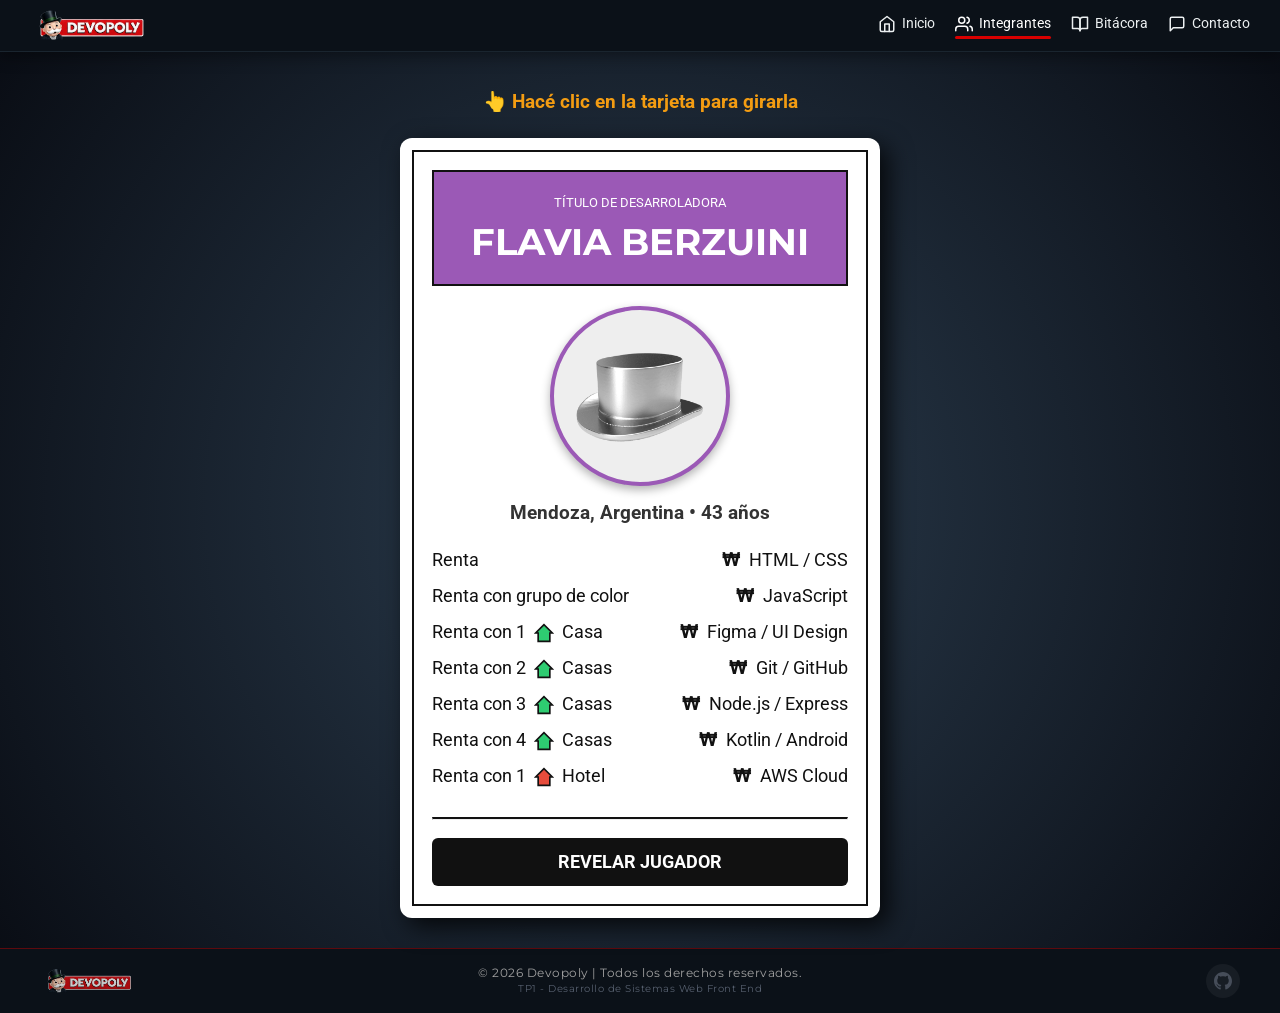
<file: flavia.html>
<!DOCTYPE html>
<html lang="es">
<head>
    <meta charset="UTF-8">
    <meta name="viewport" content="width=device-width, initial-scale=1.0">
    <title>  TP1 | Devopoly </title>
    <link rel="preconnect" href="https://fonts.googleapis.com">
    <link rel="preconnect" href="https://fonts.gstatic.com" crossorigin>
    <link href="https://fonts.googleapis.com/css2?family=Montserrat:wght@700;900&family=Roboto:wght@400;700&display=swap" rel="stylesheet">
    <link rel="icon" href="img/favicon.png" type="image/png">
    <link rel="stylesheet" href="css/style.css"> <!-- Falta favicon una vez que definamos nombre y logo -->
</head>
<body>

    <header>
        <nav class="menu-superior"> 
            <a href="index.html">
                <img src="img/logoencabezado.png" alt="Devopoly Logo" class="logo-encabezado">
            </a>
            
            <input type="checkbox" id="menu-toggle" class="menu-toggle">
                <label for="menu-toggle" class="hamburger">
                    <span class="bar"></span>
                    <span class="bar"></span>
                    <span class="bar"></span>
                </label>

            <ul class="nav-links">
                <li>
                    <a href="index.html">
                        <svg viewBox="0 0 24 24" fill="none" stroke="currentColor" stroke-width="2" stroke-linecap="round" stroke-linejoin="round" class="icono-nav"><path d="M3 9l9-7 9 7v11a2 2 0 0 1-2 2H5a2 2 0 0 1-2-2z"></path><polyline points="9 22 9 12 15 12 15 22"></polyline></svg>
                        Inicio
                    </a>
                </li>
                <li>
                    <a href="index.html#integrantes" class="activo">
                        <svg viewBox="0 0 24 24" fill="none" stroke="currentColor" stroke-width="2" stroke-linecap="round" stroke-linejoin="round" class="icono-nav"><path d="M17 21v-2a4 4 0 0 0-4-4H5a4 4 0 0 0-4 4v2"></path><circle cx="9" cy="7" r="4"></circle><path d="M23 21v-2a4 4 0 0 0-3-3.87"></path><path d="M16 3.13a4 4 0 0 1 0 7.75"></path></svg>
                        Integrantes
                    </a>
                </li>
                <li>
                    <a href="bitacora.html">
                        <svg viewBox="0 0 24 24" fill="none" stroke="currentColor" stroke-width="2" stroke-linecap="round" stroke-linejoin="round" class="icono-nav"><path d="M2 3h6a4 4 0 0 1 4 4v14a3 3 0 0 0-3-3H2z"></path><path d="M22 3h-6a4 4 0 0 0-4 4v14a3 3 0 0 1 3-3h7z"></path></svg>
                        Bitácora
                    </a>
                </li>
                <li>
                    <a href="#" id="abrir-contacto-menu">
                        <svg viewBox="0 0 24 24" fill="none" stroke="currentColor" stroke-width="2" stroke-linecap="round" stroke-linejoin="round" class="icono-nav"><path d="M21 15a2 2 0 0 1-2 2H7l-4 4V5a2 2 0 0 1 2-2h14a2 2 0 0 1 2 2z"></path></svg>
                        Contacto
                    </a>
                </li>
            </ul>
        </nav>
    </header>

    <main class="contenedor-perfil">
        <p class="instruccion-giro">👆 Hacé clic en la tarjeta para girarla</p>
        
        <!-- Contenedor principal de la tarjeta -->
        <div class="tarjeta-propiedad" id="tarjeta-perfil">
            <div class="tarjeta-inner">
                
                <!-- Frente de la tarjeta -->
                <div class="tarjeta-cara tarjeta-frente">
                    <div class="borde-interno-frente">
                        <div class="cabecera-propiedad color-violeta">
                            <small>TÍTULO DE DESARROLADORA</small>
                            <h2>FLAVIA BERZUINI</h2>
                        </div>
                        
                        <div class="cuerpo-propiedad">
                            
                            <div class="perfil-datos">
                                <img src="img/sombrero.png" alt="Ficha de Juego" id="imagen-perfil" class="imagen-avatar borde-violeta">
                                <p class="ubicacion">Mendoza, Argentina • 43 años</p>
                            </div>

                            <!-- Habilidades -->
                            <div class="lista-precios">
                                <p><span>Renta</span> <span><span class="simbolo-m">₩</span> HTML / CSS</span></p>
                                <p><span>Renta con grupo de color</span> <span><span class="simbolo-m">₩</span> JavaScript</span></p>
                                <p><span>Renta con 1 <svg class="icono-casa" viewBox="0 0 24 24"><path fill="#2ecc71" stroke="#111" stroke-width="2" d="M12 2L2 12h3v10h14V12h3L12 2z"/></svg> Casa</span> <span><span class="simbolo-m">₩</span> Figma / UI Design</span></p>
                                <p><span>Renta con 2 <svg class="icono-casa" viewBox="0 0 24 24"><path fill="#2ecc71" stroke="#111" stroke-width="2" d="M12 2L2 12h3v10h14V12h3L12 2z"/></svg> Casas</span> <span><span class="simbolo-m">₩</span> Git / GitHub</span></p>
                                <p><span>Renta con 3 <svg class="icono-casa" viewBox="0 0 24 24"><path fill="#2ecc71" stroke="#111" stroke-width="2" d="M12 2L2 12h3v10h14V12h3L12 2z"/></svg> Casas</span> <span><span class="simbolo-m">₩</span> Node.js / Express</span></p>
                                <p><span>Renta con 4 <svg class="icono-casa" viewBox="0 0 24 24"><path fill="#2ecc71" stroke="#111" stroke-width="2" d="M12 2L2 12h3v10h14V12h3L12 2z"/></svg> Casas</span> <span><span class="simbolo-m">₩</span> Kotlin / Android</span></p>
                                <p><span>Renta con 1 <svg class="icono-casa" viewBox="0 0 24 24"><path fill="#e74c3c" stroke="#111" stroke-width="2" d="M12 2L2 12h3v10h14V12h3L12 2z"/></svg> Hotel</span> <span><span class="simbolo-m">₩</span> AWS Cloud</span></p>
                            </div>

                            <hr class="linea-frente">
                            
                            <button id="btn-revelar" class="boton-accion boton-violeta">Revelar Jugador</button>
                        </div>
                    </div>
                </div>

               <!-- Reverso de la tarjeta -->
                <div class="tarjeta-cara tarjeta-dorso borde-violeta">
                    <div class="borde-interno-dorso marco-violeta">
                        
                        <h3 class="texto-violeta" style="text-align: center; font-size: 2.2rem; font-weight: 900; margin-bottom: 0; letter-spacing: 1px;">ARCA COMUNAL</h3>
                        <img src="img/arca.png" alt="Arca Comunal" style="width: 135px; display: block; margin: 5px auto 30px auto;">

                        <!-- Películas -->
                        <h4 class="texto-violeta" style="text-align: center; font-weight: bold;">PELÍCULAS</h4>
                        <ul class="lista-gustos" style="display: table; margin: 0 auto;">
                            <li>🎬 Avengers: Infinity War</li>
                            <li>🎬 Black Panther</li>
                            <li>🎬 El secreto de sus ojos</li>
                        </ul>

                        <hr class="linea-divisoria-violeta">

                        <!-- Discos -->
                        <h4 class="texto-violeta" style="text-align: center; font-weight: bold;">DISCOS</h4>
                        <ul class="lista-gustos" style="display: table; margin: 0 auto;">
                            <li>🎵 De la cabeza - Bersuit</li>
                            <li>🎵 Bocanada - Cerati</li>
                            <li>🎵 Civilización - Los Piojos</li>
                        </ul>

                        <div class="navegacion-tarjeta">
                            
                            <a href="index.html" class="link-nav">
                                <svg viewBox="0 0 24 24" fill="none" stroke="currentColor" stroke-width="2" stroke-linecap="round" stroke-linejoin="round" class="icono-nav"><path d="M3 9l9-7 9 7v11a2 2 0 0 1-2 2H5a2 2 0 0 1-2-2z"></path><polyline points="9 22 9 12 15 12 15 22"></polyline></svg>
                                <span>Inicio</span>
                            </a>
                            
                            <a href="bitacora.html" class="link-nav">
                                <svg viewBox="0 0 24 24" fill="none" stroke="currentColor" stroke-width="2" stroke-linecap="round" stroke-linejoin="round" class="icono-nav"><path d="M2 3h6a4 4 0 0 1 4 4v14a3 3 0 0 0-3-3H2z"></path><path d="M22 3h-6a4 4 0 0 0-4 4v14a3 3 0 0 1 3-3h7z"></path></svg>
                                <span>Bitácora</span>
                            </a>
                            
                            <a href="#" id="abrir-contacto-casilla" class="link-nav">
                                <svg viewBox="0 0 24 24" fill="none" stroke="currentColor" stroke-width="2" stroke-linecap="round" stroke-linejoin="round" class="icono-nav"><path d="M21 15a2 2 0 0 1-2 2H7l-4 4V5a2 2 0 0 1 2-2h14a2 2 0 0 1 2 2z"></path></svg>
                                <span>Contacto</span>
                            </a>
                            
                        </div>

                        <p class="texto-pie-dorso text-center" style="font-size: 0.8rem; color: #666; margin-top: 10px;">
                            <i>Si esta tarjeta está bocarriba, la jugadora está lista para programar.</i>
                        </p>
                        
                    </div>
                </div>

            </div>
        </div>
    </main>

    <!-- MODAL DE CONTACTO ACTUALIZADO (Tarjeta Policial) -->
    <div id="modal-contacto" class="modal-overlay">
        <div class="tarjeta-policial">
            <button id="cerrar-modal" class="btn-cerrar">✖</button>
            <h2>DECLARACIÓN POLICIAL</h2>
            <p class="subtitulo">Expediente N° 24 - Devopoly</p>
            <hr>
            <p>Tiene derecho a dejar un mensaje. Todo lo que escriba será revisado por Devopoly.</p>
            
            <form action="#" method="POST" class="formulario-policial">
                <label for="nombre">Sospechoso/a (Nombre):</label>
                <input type="text" id="nombre" name="nombre" required placeholder="Ej: John Doe">
                
                <label for="mensaje">Declaración:</label>
                <textarea id="mensaje" name="mensaje" rows="4" required placeholder="Escriba su mensaje aquí..."></textarea>
                
                <button type="submit" class="btn-enviar">Firmar Declaración</button>
            </form>
        </div>
    </div>

    <footer class="pie-pagina">
        <div class="footer-contenido-centrado">
            <!-- Bloque 1: logo -->
            <div class="footer-bloque logo-container">
                <img src="img/logoencabezado.png" alt="Devopoly" class="logo-footer">
            </div>

            <!-- Bloque 2: texto -->
            <div class="footer-bloque texto-container">
                <p>© 2026 Devopoly | Todos los derechos reservados.</p>
                <p class="footer-subtitulo">TP1 - Desarrollo de Sistemas Web Front End</p>
            </div>

            <!-- Bloque 3: GitHub -->
            <div class="footer-bloque git-container">
                <div class="footer-links">
                    <a href="https://github.com/FlaviaBerzuini/TP1_Grupo24" target="_blank" aria-label="Repositorio de GitHub del Equipo">
                        <svg viewBox="0 0 24 24" fill="currentColor" class="icono-footer"><path d="M12 0c-6.626 0-12 5.373-12 12 0 5.302 3.438 9.8 8.207 11.387.599.111.793-.261.793-.577v-2.234c-3.338.726-4.033-1.416-4.033-1.416-.546-1.387-1.333-1.756-1.333-1.756-1.089-.745.083-.729.083-.729 1.205.084 1.839 1.237 1.839 1.237 1.07 1.834 2.807 1.304 3.492.997.107-.775.418-1.305.762-1.604-2.665-.305-5.467-1.334-5.467-5.931 0-1.311.469-2.381 1.236-3.221-.124-.303-.535-1.524.117-3.176 0 0 1.008-.322 3.301 1.23.957-.266 1.983-.399 3.003-.404 1.02.005 2.047.138 3.006.404 2.291-1.552 3.297-1.23 3.297-1.23.653 1.653.242 2.874.118 3.176.77.84 1.235 1.911 1.235 3.221 0 4.609-2.807 5.624-5.479 5.921.43.372.823 1.102.823 2.222v3.293c0 .319.192.694.801.576 4.765-1.589 8.199-6.086 8.199-11.386 0-6.627-5.373-12-12-12z"/></svg>
                    </a>
                </div>
            </div>
        </div>
    </footer>

    <!-- Vinculación del JavaScript -->
    <script src="js/script.js"></script>
</body>
</html>
</file>
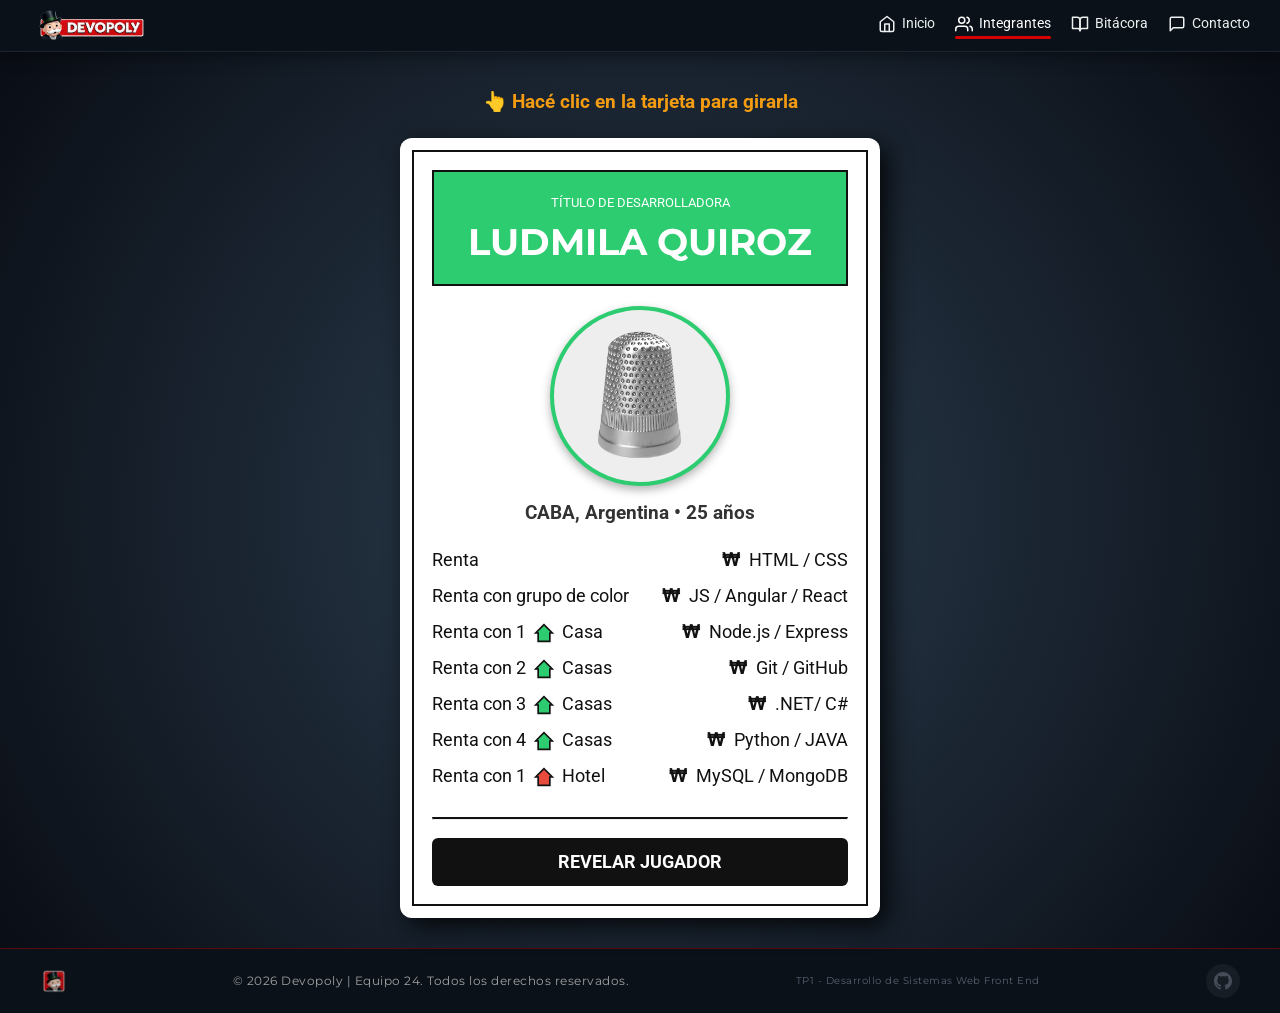
<file: Ludmila.html>
<!DOCTYPE html>
<html lang="es">
<head>
    <meta charset="UTF-8">
    <meta name="viewport" content="width=device-width, initial-scale=1.0">
    <title>  TP1 | Devopoly </title>
    <link rel="preconnect" href="https://fonts.googleapis.com">
    <link rel="preconnect" href="https://fonts.gstatic.com" crossorigin>
    <link href="https://fonts.googleapis.com/css2?family=Montserrat:wght@700;900&family=Roboto:wght@400;700&display=swap" rel="stylesheet">
    <link rel="icon" href="img/favicon.png" type="image/png">
    <link rel="stylesheet" href="css/style.css">
<body>

    <header>
        <nav class="menu-superior"> 
            <a href="index.html">
                <img src="img/logoencabezado.png" alt="Devopoly Logo" class="logo-encabezado">
            </a>
            
            <input type="checkbox" id="menu-toggle" class="menu-toggle">
                <label for="menu-toggle" class="hamburger">
                    <span class="bar"></span>
                    <span class="bar"></span>
                    <span class="bar"></span>
                </label>

            <ul class="nav-links">
                <li>
                    <a href="index.html">
                        <svg viewBox="0 0 24 24" fill="none" stroke="currentColor" stroke-width="2" stroke-linecap="round" stroke-linejoin="round" class="icono-nav"><path d="M3 9l9-7 9 7v11a2 2 0 0 1-2 2H5a2 2 0 0 1-2-2z"></path><polyline points="9 22 9 12 15 12 15 22"></polyline></svg>
                        Inicio
                    </a>
                </li>
                <li>
                    <a href="index.html#integrantes" class="activo">
                        <svg viewBox="0 0 24 24" fill="none" stroke="currentColor" stroke-width="2" stroke-linecap="round" stroke-linejoin="round" class="icono-nav"><path d="M17 21v-2a4 4 0 0 0-4-4H5a4 4 0 0 0-4 4v2"></path><circle cx="9" cy="7" r="4"></circle><path d="M23 21v-2a4 4 0 0 0-3-3.87"></path><path d="M16 3.13a4 4 0 0 1 0 7.75"></path></svg>
                        Integrantes
                    </a>
                </li>
                <li>
                    <a href="bitacora.html">
                        <svg viewBox="0 0 24 24" fill="none" stroke="currentColor" stroke-width="2" stroke-linecap="round" stroke-linejoin="round" class="icono-nav"><path d="M2 3h6a4 4 0 0 1 4 4v14a3 3 0 0 0-3-3H2z"></path><path d="M22 3h-6a4 4 0 0 0-4 4v14a3 3 0 0 1 3-3h7z"></path></svg>
                        Bitácora
                    </a>
                </li>
                <li>
                    <a href="#" id="abrir-contacto-menu">
                        <svg viewBox="0 0 24 24" fill="none" stroke="currentColor" stroke-width="2" stroke-linecap="round" stroke-linejoin="round" class="icono-nav"><path d="M21 15a2 2 0 0 1-2 2H7l-4 4V5a2 2 0 0 1 2-2h14a2 2 0 0 1 2 2z"></path></svg>
                        Contacto
                    </a>
                </li>
            </ul>
        </nav>
    </header>

    <main class="contenedor-perfil">
        <p class="instruccion-giro">👆 Hacé clic en la tarjeta para girarla</p>
        
        <div class="tarjeta-propiedad" id="tarjeta-perfil">
    <div class="tarjeta-inner">
        
        <!-- Frente de la tarjeta -->
        <div class="tarjeta-cara tarjeta-frente">
            <div class="borde-interno-frente">
                <div class="cabecera-propiedad color-verde">
                    <small>TÍTULO DE DESARROLLADORA</small>
                    <h2>LUDMILA QUIROZ</h2>
                </div>
                
                <div class="cuerpo-propiedad">
                    
                    <div class="perfil-datos">
                        
                        <img src="img/dedal.png" alt="Ficha de Juego" id="imagen-perfil" class="imagen-avatar borde-verde">
                        <p class="ubicacion">CABA, Argentina • 25 años</p>
                    </div>

                    <!-- Habilidades -->
                    <div class="lista-precios">
                        <p><span>Renta</span> <span><span class="simbolo-m">₩</span> HTML / CSS</span></p>
                        <p><span>Renta con grupo de color</span> <span><span class="simbolo-m">₩</span> JS / Angular / React</span></p>
                        <p><span>Renta con 1 <svg class="icono-casa" viewBox="0 0 24 24"><path fill="#2ecc71" stroke="#111" stroke-width="2" d="M12 2L2 12h3v10h14V12h3L12 2z"/></svg> Casa</span> <span><span class="simbolo-m">₩</span> Node.js / Express</span></p>
                        <p><span>Renta con 2 <svg class="icono-casa" viewBox="0 0 24 24"><path fill="#2ecc71" stroke="#111" stroke-width="2" d="M12 2L2 12h3v10h14V12h3L12 2z"/></svg> Casas</span> <span><span class="simbolo-m">₩</span> Git / GitHub</span></p>
                        <p><span>Renta con 3 <svg class="icono-casa" viewBox="0 0 24 24"><path fill="#2ecc71" stroke="#111" stroke-width="2" d="M12 2L2 12h3v10h14V12h3L12 2z"/></svg> Casas</span> <span><span class="simbolo-m">₩</span> .NET/ C# </span></p>
                        <p><span>Renta con 4 <svg class="icono-casa" viewBox="0 0 24 24"><path fill="#2ecc71" stroke="#111" stroke-width="2" d="M12 2L2 12h3v10h14V12h3L12 2z"/></svg> Casas</span> <span><span class="simbolo-m">₩</span> Python / JAVA</span></p>
                        <p><span>Renta con 1 <svg class="icono-casa" viewBox="0 0 24 24"><path fill="#e74c3c" stroke="#111" stroke-width="2" d="M12 2L2 12h3v10h14V12h3L12 2z"/></svg> Hotel</span> <span><span class="simbolo-m">₩</span> MySQL / MongoDB</span></p>
                    </div>

                    <hr class="linea-frente">
                    
                    <button id="btn-revelar" class="boton-accion boton-verde">Revelar Jugador</button>
                </div>
            </div>
        </div>

        <!-- Reverso de la tarjeta -->
        <div class="tarjeta-cara tarjeta-dorso borde-verde">
            <div class="borde-interno-dorso marco-verde">
                
                <h3 class="texto-verde" style="text-align: center; font-size: 2.2rem; font-weight: 900; margin-bottom: 0; letter-spacing: 1px;">ARCA COMUNAL</h3>
                <img src="img/arca.png" alt="Arca Comunal" style="width: 135px; display: block; margin: 5px auto 30px auto;">

                <!-- Películas -->
                <h4 class="texto-verde" style="text-align: center; font-weight: bold;">PELÍCULAS</h4>
                <ul class="lista-gustos" style="display: table; margin: 0 auto;">
                    <li><svg class="icono-lista fill-verde" viewBox="0 0 24 24"><path d="M18 4l2 4h-3l-2-4h-2l2 4h-3l-2-4H8l2 4H7L5 4H4c-1.1 0-1.99.9-1.99 2L2 18c0 1.1.9 2 2 2h16c1.1 0 2-.9 2-2V4h-4z"/></svg> The Avengers: End Game</li>
                    <li><svg class="icono-lista fill-verde" viewBox="0 0 24 24"><path d="M18 4l2 4h-3l-2-4h-2l2 4h-3l-2-4H8l2 4H7L5 4H4c-1.1 0-1.99.9-1.99 2L2 18c0 1.1.9 2 2 2h16c1.1 0 2-.9 2-2V4h-4z"/></svg> Dead Poets Society</li>
                    <li><svg class="icono-lista fill-verde" viewBox="0 0 24 24"><path d="M18 4l2 4h-3l-2-4h-2l2 4h-3l-2-4H8l2 4H7L5 4H4c-1.1 0-1.99.9-1.99 2L2 18c0 1.1.9 2 2 2h16c1.1 0 2-.9 2-2V4h-4z"/></svg> Hacksaw Ridge</li>
                </ul>

                <hr class="linea-divisoria-verde">

                <!-- Discos -->
                <h4 class="texto-verde" style="text-align: center; font-weight: bold;">DISCOS</h4>
                <ul class="lista-gustos" style="display: table; margin: 0 auto;">
                    <li><svg class="icono-lista fill-verde" viewBox="0 0 24 24"><path d="M12 3v10.55c-.59-.34-1.27-.55-2-.55-2.21 0-4 1.79-4 4s1.79 4 4 4 4-1.79 4-4V7h4V3h-6z"/></svg> Unorthodox Jukebox - Bruno Mars</li>
                    <li><svg class="icono-lista fill-verde" viewBox="0 0 24 24"><path d="M12 3v10.55c-.59-.34-1.27-.55-2-.55-2.21 0-4 1.79-4 4s1.79 4 4 4 4-1.79 4-4V7h4V3h-6z"/></svg> OK Computer - RadioHead</li>
                    <li><svg class="icono-lista fill-verde" viewBox="0 0 24 24"><path d="M12 3v10.55c-.59-.34-1.27-.55-2-.55-2.21 0-4 1.79-4 4s1.79 4 4 4 4-1.79 4-4V7h4V3h-6z"/></svg> Teatro d'ira: Vol. I - Maneskin</li>
                </ul>

                <!-- Navegación interna -->
                <div class="navegacion-tarjeta">
                    <a href="index.html" class="link-nav">
                        <svg viewBox="0 0 24 24" fill="none" stroke="currentColor" stroke-width="2" stroke-linecap="round" stroke-linejoin="round" class="icono-nav"><path d="M3 9l9-7 9 7v11a2 2 0 0 1-2 2H5a2 2 0 0 1-2-2z"></path><polyline points="9 22 9 12 15 12 15 22"></polyline></svg>
                        <span>Inicio</span>
                    </a>
                    <a href="bitacora.html" class="link-nav">
                        <svg viewBox="0 0 24 24" fill="none" stroke="currentColor" stroke-width="2" stroke-linecap="round" stroke-linejoin="round" class="icono-nav"><path d="M2 3h6a4 4 0 0 1 4 4v14a3 3 0 0 0-3-3H2z"></path><path d="M22 3h-6a4 4 0 0 0-4 4v14a3 3 0 0 1 3-3h7z"></path></svg>
                        <span>Bitácora</span>
                    </a>
                    <a href="index.html#contacto" class="link-nav">
                        <svg viewBox="0 0 24 24" fill="none" stroke="currentColor" stroke-width="2" stroke-linecap="round" stroke-linejoin="round" class="icono-nav"><path d="M21 15a2 2 0 0 1-2 2H7l-4 4V5a2 2 0 0 1 2-2h14a2 2 0 0 1 2 2z"></path></svg>
                        <span>Contacto</span>
                    </a>
                </div>

                <p class="texto-pie-dorso text-center" style="font-size: 0.8rem; color: #666; margin-top: 10px;">
                    <i>Si esta tarjeta está bocarriba, la jugadora está lista para programar.</i>
                </p>

            </div>
        </div>

    </div>
</div>
    </main>

    <footer class="pie-pagina">
        <div class="footer-contenido-centrado">
            <img src="img/favicon.png" alt="Logo Devopoly" class="logo-footer">
            <p>&copy; 2026 Devopoly | Equipo 24. Todos los derechos reservados.</p>
            <p class="footer-subtitulo">TP1 - Desarrollo de Sistemas Web Front End</p>
            <div class="footer-links">
                <a href="https://github.com/FlaviaBerzuini/TP1_Grupo24" target="_blank" aria-label="Repositorio de GitHub del Equipo">
                    <svg viewBox="0 0 24 24" fill="currentColor" class="icono-footer"><path d="M12 0c-6.626 0-12 5.373-12 12 0 5.302 3.438 9.8 8.207 11.387.599.111.793-.261.793-.577v-2.234c-3.338.726-4.033-1.416-4.033-1.416-.546-1.387-1.333-1.756-1.333-1.756-1.089-.745.083-.729.083-.729 1.205.084 1.839 1.237 1.839 1.237 1.07 1.834 2.807 1.304 3.492.997.107-.775.418-1.305.762-1.604-2.665-.305-5.467-1.334-5.467-5.931 0-1.311.469-2.381 1.236-3.221-.124-.303-.535-1.524.117-3.176 0 0 1.008-.322 3.301 1.23.957-.266 1.983-.399 3.003-.404 1.02.005 2.047.138 3.006.404 2.291-1.552 3.297-1.23 3.297-1.23.653 1.653.242 2.874.118 3.176.77.84 1.235 1.911 1.235 3.221 0 4.609-2.807 5.624-5.479 5.921.43.372.823 1.102.823 2.222v3.293c0 .319.192.694.801.576 4.765-1.589 8.199-6.086 8.199-11.386 0-6.627-5.373-12-12-12z"/></svg>
                </a>
            </div>
        </div>
    </footer>
    
    <script src="js/script.js"></script>
</body>
</html>
</file>
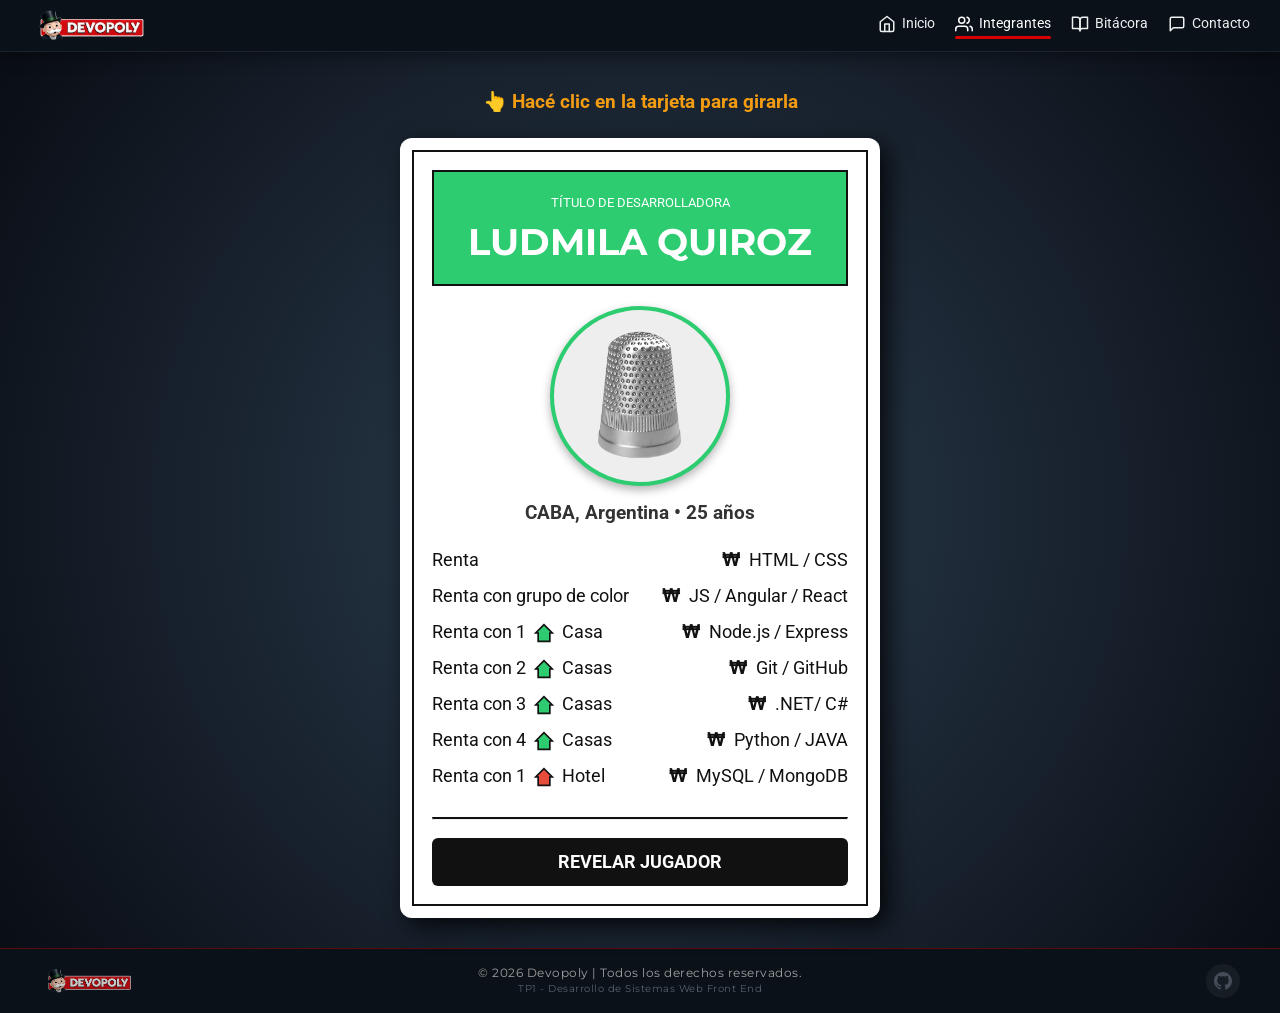
<file: ludmila.html>
<!DOCTYPE html>
<html lang="es">
<head>
    <meta charset="UTF-8">
    <meta name="viewport" content="width=device-width, initial-scale=1.0">
    <title>  TP1 | Devopoly </title>
    <link rel="preconnect" href="https://fonts.googleapis.com">
    <link rel="preconnect" href="https://fonts.gstatic.com" crossorigin>
    <link href="https://fonts.googleapis.com/css2?family=Montserrat:wght@700;900&family=Roboto:wght@400;700&display=swap" rel="stylesheet">
    <link rel="icon" href="img/favicon.png" type="image/png">
    <link rel="stylesheet" href="css/style.css">
<body>

    <header>
        <nav class="menu-superior"> 
            <a href="index.html">
                <img src="img/logoencabezado.png" alt="Devopoly Logo" class="logo-encabezado">
            </a>
            
            <input type="checkbox" id="menu-toggle" class="menu-toggle">
                <label for="menu-toggle" class="hamburger">
                    <span class="bar"></span>
                    <span class="bar"></span>
                    <span class="bar"></span>
                </label>

            <ul class="nav-links">
                <li>
                    <a href="index.html">
                        <svg viewBox="0 0 24 24" fill="none" stroke="currentColor" stroke-width="2" stroke-linecap="round" stroke-linejoin="round" class="icono-nav"><path d="M3 9l9-7 9 7v11a2 2 0 0 1-2 2H5a2 2 0 0 1-2-2z"></path><polyline points="9 22 9 12 15 12 15 22"></polyline></svg>
                        Inicio
                    </a>
                </li>
                <li>
                    <a href="index.html#integrantes" class="activo">
                        <svg viewBox="0 0 24 24" fill="none" stroke="currentColor" stroke-width="2" stroke-linecap="round" stroke-linejoin="round" class="icono-nav"><path d="M17 21v-2a4 4 0 0 0-4-4H5a4 4 0 0 0-4 4v2"></path><circle cx="9" cy="7" r="4"></circle><path d="M23 21v-2a4 4 0 0 0-3-3.87"></path><path d="M16 3.13a4 4 0 0 1 0 7.75"></path></svg>
                        Integrantes
                    </a>
                </li>
                <li>
                    <a href="bitacora.html">
                        <svg viewBox="0 0 24 24" fill="none" stroke="currentColor" stroke-width="2" stroke-linecap="round" stroke-linejoin="round" class="icono-nav"><path d="M2 3h6a4 4 0 0 1 4 4v14a3 3 0 0 0-3-3H2z"></path><path d="M22 3h-6a4 4 0 0 0-4 4v14a3 3 0 0 1 3-3h7z"></path></svg>
                        Bitácora
                    </a>
                </li>
                <li>
                    <a href="#" id="abrir-contacto-menu">
                        <svg viewBox="0 0 24 24" fill="none" stroke="currentColor" stroke-width="2" stroke-linecap="round" stroke-linejoin="round" class="icono-nav"><path d="M21 15a2 2 0 0 1-2 2H7l-4 4V5a2 2 0 0 1 2-2h14a2 2 0 0 1 2 2z"></path></svg>
                        Contacto
                    </a>
                </li>
            </ul>
        </nav>
    </header>

    <main class="contenedor-perfil">
        <p class="instruccion-giro">👆 Hacé clic en la tarjeta para girarla</p>
        
        <div class="tarjeta-propiedad" id="tarjeta-perfil">
    <div class="tarjeta-inner">
        
        <!-- Frente de la tarjeta -->
        <div class="tarjeta-cara tarjeta-frente">
            <div class="borde-interno-frente">
                <div class="cabecera-propiedad color-verde">
                    <small>TÍTULO DE DESARROLLADORA</small>
                    <h2>LUDMILA QUIROZ</h2>
                </div>
                
                <div class="cuerpo-propiedad">
                    
                    <div class="perfil-datos">
                        
                        <img src="img/dedal.png" alt="Ficha de Juego" id="imagen-perfil" class="imagen-avatar borde-verde">
                        <p class="ubicacion">CABA, Argentina • 25 años</p>
                    </div>

                    <!-- Habilidades -->
                    <div class="lista-precios">
                        <p><span>Renta</span> <span><span class="simbolo-m">₩</span> HTML / CSS</span></p>
                        <p><span>Renta con grupo de color</span> <span><span class="simbolo-m">₩</span> JS / Angular / React</span></p>
                        <p><span>Renta con 1 <svg class="icono-casa" viewBox="0 0 24 24"><path fill="#2ecc71" stroke="#111" stroke-width="2" d="M12 2L2 12h3v10h14V12h3L12 2z"/></svg> Casa</span> <span><span class="simbolo-m">₩</span> Node.js / Express</span></p>
                        <p><span>Renta con 2 <svg class="icono-casa" viewBox="0 0 24 24"><path fill="#2ecc71" stroke="#111" stroke-width="2" d="M12 2L2 12h3v10h14V12h3L12 2z"/></svg> Casas</span> <span><span class="simbolo-m">₩</span> Git / GitHub</span></p>
                        <p><span>Renta con 3 <svg class="icono-casa" viewBox="0 0 24 24"><path fill="#2ecc71" stroke="#111" stroke-width="2" d="M12 2L2 12h3v10h14V12h3L12 2z"/></svg> Casas</span> <span><span class="simbolo-m">₩</span> .NET/ C# </span></p>
                        <p><span>Renta con 4 <svg class="icono-casa" viewBox="0 0 24 24"><path fill="#2ecc71" stroke="#111" stroke-width="2" d="M12 2L2 12h3v10h14V12h3L12 2z"/></svg> Casas</span> <span><span class="simbolo-m">₩</span> Python / JAVA</span></p>
                        <p><span>Renta con 1 <svg class="icono-casa" viewBox="0 0 24 24"><path fill="#e74c3c" stroke="#111" stroke-width="2" d="M12 2L2 12h3v10h14V12h3L12 2z"/></svg> Hotel</span> <span><span class="simbolo-m">₩</span> MySQL / MongoDB</span></p>
                    </div>

                    <hr class="linea-frente">
                    
                    <button id="btn-revelar" class="boton-accion boton-verde">Revelar Jugador</button>
                </div>
            </div>
        </div>

        <!-- Reverso de la tarjeta -->
        <div class="tarjeta-cara tarjeta-dorso borde-verde">
            <div class="borde-interno-dorso marco-verde">
                
                <h3 class="texto-verde" style="text-align: center; font-size: 2.2rem; font-weight: 900; margin-bottom: 0; letter-spacing: 1px;">ARCA COMUNAL</h3>
                <img src="img/arca.png" alt="Arca Comunal" style="width: 135px; display: block; margin: 5px auto 30px auto;">

                <!-- Películas -->
                <h4 class="texto-verde" style="text-align: center; font-weight: bold;">PELÍCULAS</h4>
                <ul class="lista-gustos" style="display: table; margin: 0 auto;">
                    <li><svg class="icono-lista fill-verde" viewBox="0 0 24 24"><path d="M18 4l2 4h-3l-2-4h-2l2 4h-3l-2-4H8l2 4H7L5 4H4c-1.1 0-1.99.9-1.99 2L2 18c0 1.1.9 2 2 2h16c1.1 0 2-.9 2-2V4h-4z"/></svg> The Avengers: End Game</li>
                    <li><svg class="icono-lista fill-verde" viewBox="0 0 24 24"><path d="M18 4l2 4h-3l-2-4h-2l2 4h-3l-2-4H8l2 4H7L5 4H4c-1.1 0-1.99.9-1.99 2L2 18c0 1.1.9 2 2 2h16c1.1 0 2-.9 2-2V4h-4z"/></svg> Dead Poets Society</li>
                    <li><svg class="icono-lista fill-verde" viewBox="0 0 24 24"><path d="M18 4l2 4h-3l-2-4h-2l2 4h-3l-2-4H8l2 4H7L5 4H4c-1.1 0-1.99.9-1.99 2L2 18c0 1.1.9 2 2 2h16c1.1 0 2-.9 2-2V4h-4z"/></svg> Hacksaw Ridge</li>
                </ul>

                <hr class="linea-divisoria-verde">

                <!-- Discos -->
                <h4 class="texto-verde" style="text-align: center; font-weight: bold;">DISCOS</h4>
                <ul class="lista-gustos" style="display: table; margin: 0 auto;">
                    <li><svg class="icono-lista fill-verde" viewBox="0 0 24 24"><path d="M12 3v10.55c-.59-.34-1.27-.55-2-.55-2.21 0-4 1.79-4 4s1.79 4 4 4 4-1.79 4-4V7h4V3h-6z"/></svg> Unorthodox Jukebox - Bruno Mars</li>
                    <li><svg class="icono-lista fill-verde" viewBox="0 0 24 24"><path d="M12 3v10.55c-.59-.34-1.27-.55-2-.55-2.21 0-4 1.79-4 4s1.79 4 4 4 4-1.79 4-4V7h4V3h-6z"/></svg> OK Computer - RadioHead</li>
                    <li><svg class="icono-lista fill-verde" viewBox="0 0 24 24"><path d="M12 3v10.55c-.59-.34-1.27-.55-2-.55-2.21 0-4 1.79-4 4s1.79 4 4 4 4-1.79 4-4V7h4V3h-6z"/></svg> Teatro d'ira: Vol. I - Maneskin</li>
                </ul>

                <!-- Navegación interna -->
                <div class="navegacion-tarjeta">
                    <a href="index.html" class="link-nav">
                        <svg viewBox="0 0 24 24" fill="none" stroke="currentColor" stroke-width="2" stroke-linecap="round" stroke-linejoin="round" class="icono-nav"><path d="M3 9l9-7 9 7v11a2 2 0 0 1-2 2H5a2 2 0 0 1-2-2z"></path><polyline points="9 22 9 12 15 12 15 22"></polyline></svg>
                        <span>Inicio</span>
                    </a>
                    <a href="bitacora.html" class="link-nav">
                        <svg viewBox="0 0 24 24" fill="none" stroke="currentColor" stroke-width="2" stroke-linecap="round" stroke-linejoin="round" class="icono-nav"><path d="M2 3h6a4 4 0 0 1 4 4v14a3 3 0 0 0-3-3H2z"></path><path d="M22 3h-6a4 4 0 0 0-4 4v14a3 3 0 0 1 3-3h7z"></path></svg>
                        <span>Bitácora</span>
                    </a>
                    <a href="#" id="abrir-contacto-casilla" class="link-nav">
                        <svg viewBox="0 0 24 24" fill="none" stroke="currentColor" stroke-width="2" stroke-linecap="round" stroke-linejoin="round" class="icono-nav"><path d="M21 15a2 2 0 0 1-2 2H7l-4 4V5a2 2 0 0 1 2-2h14a2 2 0 0 1 2 2z"></path></svg>
                        <span>Contacto</span>
                    </a>
                </div>

                <p class="texto-pie-dorso text-center" style="font-size: 0.8rem; color: #666; margin-top: 10px;">
                    <i>Si esta tarjeta está bocarriba, la jugadora está lista para programar.</i>
                </p>

            </div>
        </div>

    </div>
</div>
    </main>

    <!-- MODAL DE CONTACTO ACTUALIZADO (Tarjeta Policial) -->
    <div id="modal-contacto" class="modal-overlay">
        <div class="tarjeta-policial">
            <button id="cerrar-modal" class="btn-cerrar">✖</button>
            <h2>DECLARACIÓN POLICIAL</h2>
            <p class="subtitulo">Expediente N° 24 - Devopoly</p>
            <hr>
            <p>Tiene derecho a dejar un mensaje. Todo lo que escriba será revisado por Devopoly.</p>
            
            <form action="#" method="POST" class="formulario-policial">
                <label for="nombre">Sospechoso/a (Nombre):</label>
                <input type="text" id="nombre" name="nombre" required placeholder="Ej: John Doe">
                
                <label for="mensaje">Declaración:</label>
                <textarea id="mensaje" name="mensaje" rows="4" required placeholder="Escriba su mensaje aquí..."></textarea>
                
                <button type="submit" class="btn-enviar">Firmar Declaración</button>
            </form>
        </div>
    </div>

    <footer class="pie-pagina">
        <div class="footer-contenido-centrado">
            <!-- Bloque 1: logo -->
            <div class="footer-bloque logo-container">
                <img src="img/logoencabezado.png" alt="Devopoly" class="logo-footer">
            </div>

            <!-- Bloque 2: texto -->
            <div class="footer-bloque texto-container">
                <p>© 2026 Devopoly | Todos los derechos reservados.</p>
                <p class="footer-subtitulo">TP1 - Desarrollo de Sistemas Web Front End</p>
            </div>

            <!-- Bloque 3: GitHub -->
            <div class="footer-bloque git-container">
                <div class="footer-links">
                    <a href="https://github.com/FlaviaBerzuini/TP1_Grupo24" target="_blank" aria-label="Repositorio de GitHub del Equipo">
                        <svg viewBox="0 0 24 24" fill="currentColor" class="icono-footer"><path d="M12 0c-6.626 0-12 5.373-12 12 0 5.302 3.438 9.8 8.207 11.387.599.111.793-.261.793-.577v-2.234c-3.338.726-4.033-1.416-4.033-1.416-.546-1.387-1.333-1.756-1.333-1.756-1.089-.745.083-.729.083-.729 1.205.084 1.839 1.237 1.839 1.237 1.07 1.834 2.807 1.304 3.492.997.107-.775.418-1.305.762-1.604-2.665-.305-5.467-1.334-5.467-5.931 0-1.311.469-2.381 1.236-3.221-.124-.303-.535-1.524.117-3.176 0 0 1.008-.322 3.301 1.23.957-.266 1.983-.399 3.003-.404 1.02.005 2.047.138 3.006.404 2.291-1.552 3.297-1.23 3.297-1.23.653 1.653.242 2.874.118 3.176.77.84 1.235 1.911 1.235 3.221 0 4.609-2.807 5.624-5.479 5.921.43.372.823 1.102.823 2.222v3.293c0 .319.192.694.801.576 4.765-1.589 8.199-6.086 8.199-11.386 0-6.627-5.373-12-12-12z"/></svg>
                    </a>
                </div>
            </div>
        </div>
    </footer>
    
    <script src="js/script.js"></script>
</body>
</html>
</file>
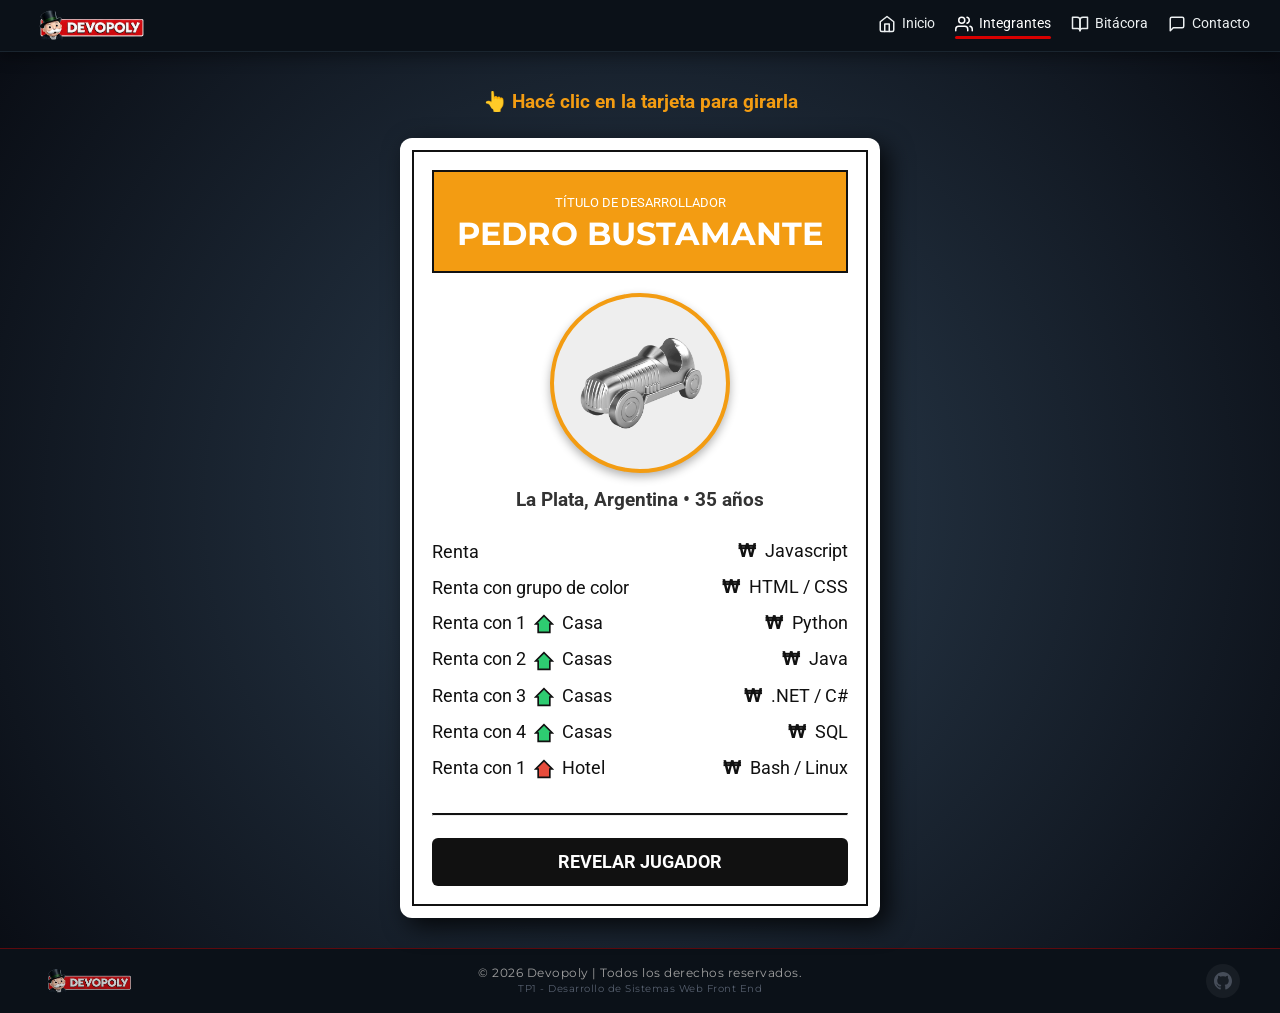
<file: pedro.html>
<!DOCTYPE html>
<html lang="es">
<head>
    <meta charset="UTF-8">
    <meta name="viewport" content="width=device-width, initial-scale=1.0">
    <title>  TP1 | Devopoly </title>
    <link rel="preconnect" href="https://fonts.googleapis.com">
    <link rel="preconnect" href="https://fonts.gstatic.com" crossorigin>
    <link href="https://fonts.googleapis.com/css2?family=Montserrat:wght@700;900&family=Roboto:wght@400;700&display=swap" rel="stylesheet">
    <link rel="icon" href="img/favicon.png" type="image/png">
    <link rel="stylesheet" href="css/style.css"> <!-- Falta favicon una vez que definamos nombre y logo -->
</head>
<body>

    <header>
        <nav class="menu-superior"> 
            <a href="index.html">
                <img src="img/logoencabezado.png" alt="Devopoly Logo" class="logo-encabezado">
            </a>
            
            <input type="checkbox" id="menu-toggle" class="menu-toggle">
                <label for="menu-toggle" class="hamburger">
                    <span class="bar"></span>
                    <span class="bar"></span>
                    <span class="bar"></span>
                </label>

            <ul class="nav-links">
                <li>
                    <a href="index.html">
                        <svg viewBox="0 0 24 24" fill="none" stroke="currentColor" stroke-width="2" stroke-linecap="round" stroke-linejoin="round" class="icono-nav"><path d="M3 9l9-7 9 7v11a2 2 0 0 1-2 2H5a2 2 0 0 1-2-2z"></path><polyline points="9 22 9 12 15 12 15 22"></polyline></svg>
                        Inicio
                    </a>
                </li>
                <li>
                    <a href="index.html#integrantes" class="activo">
                        <svg viewBox="0 0 24 24" fill="none" stroke="currentColor" stroke-width="2" stroke-linecap="round" stroke-linejoin="round" class="icono-nav"><path d="M17 21v-2a4 4 0 0 0-4-4H5a4 4 0 0 0-4 4v2"></path><circle cx="9" cy="7" r="4"></circle><path d="M23 21v-2a4 4 0 0 0-3-3.87"></path><path d="M16 3.13a4 4 0 0 1 0 7.75"></path></svg>
                        Integrantes
                    </a>
                </li>
                <li>
                    <a href="bitacora.html">
                        <svg viewBox="0 0 24 24" fill="none" stroke="currentColor" stroke-width="2" stroke-linecap="round" stroke-linejoin="round" class="icono-nav"><path d="M2 3h6a4 4 0 0 1 4 4v14a3 3 0 0 0-3-3H2z"></path><path d="M22 3h-6a4 4 0 0 0-4 4v14a3 3 0 0 1 3-3h7z"></path></svg>
                        Bitácora
                    </a>
                </li>
                <li>
                    <a href="#" id="abrir-contacto-menu">
                        <svg viewBox="0 0 24 24" fill="none" stroke="currentColor" stroke-width="2" stroke-linecap="round" stroke-linejoin="round" class="icono-nav"><path d="M21 15a2 2 0 0 1-2 2H7l-4 4V5a2 2 0 0 1 2-2h14a2 2 0 0 1 2 2z"></path></svg>
                        Contacto
                    </a>
                </li>
            </ul>
        </nav>
    </header>

    <main class="contenedor-perfil">
        <p class="instruccion-giro">👆 Hacé clic en la tarjeta para girarla</p>
        
       <!-- Contenedor principal de la tarjeta -->
<div class="tarjeta-propiedad" id="tarjeta-perfil">
    <div class="tarjeta-inner">
        
        <!-- Frente de la tarjeta -->
        <div class="tarjeta-cara tarjeta-frente">
            <div class="borde-interno-frente">
                <div class="cabecera-propiedad color-naranja">
                    <small>TÍTULO DE DESARROLLADOR</small>
                    <h2 class="nombre-largo">PEDRO BUSTAMANTE</h2>
                </div>
                
                <div class="cuerpo-propiedad">
                    
                    <div class="perfil-datos">
                        <img src="img/auto.png" alt="Ficha de Juego" id="imagen-perfil" class="imagen-avatar borde-naranja">
                        <p class="ubicacion">La Plata, Argentina • 35 años</p>
                    </div>

                    <!-- Habilidades -->
                    <div class="lista-precios">
                        <p><span>Renta</span> <span><span class="simbolo-m">₩</span> Javascript</span></p>
                        <p><span>Renta con grupo de color</span> <span><span class="simbolo-m">₩</span> HTML / CSS</span></p>
                        <p><span>Renta con 1 <svg class="icono-casa" viewBox="0 0 24 24"><path fill="#2ecc71" stroke="#111" stroke-width="2" d="M12 2L2 12h3v10h14V12h3L12 2z"/></svg> Casa</span> <span><span class="simbolo-m">₩</span> Python</span></p>
                        <p><span>Renta con 2 <svg class="icono-casa" viewBox="0 0 24 24"><path fill="#2ecc71" stroke="#111" stroke-width="2" d="M12 2L2 12h3v10h14V12h3L12 2z"/></svg> Casas</span> <span><span class="simbolo-m">₩</span> Java</span></p>
                        <p><span>Renta con 3 <svg class="icono-casa" viewBox="0 0 24 24"><path fill="#2ecc71" stroke="#111" stroke-width="2" d="M12 2L2 12h3v10h14V12h3L12 2z"/></svg> Casas</span> <span><span class="simbolo-m">₩</span> .NET / C#</span></p>
                        <p><span>Renta con 4 <svg class="icono-casa" viewBox="0 0 24 24"><path fill="#2ecc71" stroke="#111" stroke-width="2" d="M12 2L2 12h3v10h14V12h3L12 2z"/></svg> Casas</span> <span><span class="simbolo-m">₩</span> SQL</span></p>
                        <p><span>Renta con 1 <svg class="icono-casa" viewBox="0 0 24 24"><path fill="#e74c3c" stroke="#111" stroke-width="2" d="M12 2L2 12h3v10h14V12h3L12 2z"/></svg> Hotel</span> <span><span class="simbolo-m">₩</span> Bash / Linux</span></p>
                    </div>

                    <hr class="linea-frente">
                    
                    <button id="btn-revelar" class="boton-accion boton-naranja">Revelar Jugador</button>
                </div>
            </div>
        </div>

        <!-- Reverso de la tarjeta (Nuevo Diseño Arca Comunal Naranja) -->
        <div class="tarjeta-cara tarjeta-dorso borde-naranja">
            <div class="borde-interno-dorso marco-naranja">
                
                <h3 class="texto-naranja" style="text-align: center; font-size: 2.2rem; font-weight: 900; margin-bottom: 0; letter-spacing: 1px;">ARCA COMUNAL</h3>
                <img src="img/arca.png" alt="Arca Comunal" style="width: 135px; display: block; margin: 5px auto 30px auto;">

                <!-- Películas en Naranja -->
                <h4 class="texto-naranja" style="text-align: center; font-weight: bold;">PELÍCULAS</h4>
                <ul class="lista-gustos" style="display: table; margin: 0 auto;">
                    <li><svg class="icono-lista fill-naranja" viewBox="0 0 24 24"><path d="M18 4l2 4h-3l-2-4h-2l2 4h-3l-2-4H8l2 4H7L5 4H4c-1.1 0-1.99.9-1.99 2L2 18c0 1.1.9 2 2 2h16c1.1 0 2-.9 2-2V4h-4z"/></svg> Amarcord</li>
                    <li><svg class="icono-lista fill-naranja" viewBox="0 0 24 24"><path d="M18 4l2 4h-3l-2-4h-2l2 4h-3l-2-4H8l2 4H7L5 4H4c-1.1 0-1.99.9-1.99 2L2 18c0 1.1.9 2 2 2h16c1.1 0 2-.9 2-2V4h-4z"/></svg> Nueve Reinas</li>
                    <li><svg class="icono-lista fill-naranja" viewBox="0 0 24 24"><path d="M18 4l2 4h-3l-2-4h-2l2 4h-3l-2-4H8l2 4H7L5 4H4c-1.1 0-1.99.9-1.99 2L2 18c0 1.1.9 2 2 2h16c1.1 0 2-.9 2-2V4h-4z"/></svg> La Nona</li>
                </ul>
                
                <hr class="linea-divisoria-naranja">
                
                <!-- Discos en Naranja -->
                <h4 class="texto-naranja" style="text-align: center; font-weight: bold;">DISCOS</h4>
                <ul class="lista-gustos" style="display: table; margin: 0 auto;">
                    <li><svg class="icono-lista fill-naranja" viewBox="0 0 24 24"><path d="M12 3v10.55c-.59-.34-1.27-.55-2-.55-2.21 0-4 1.79-4 4s1.79 4 4 4 4-1.79 4-4V7h4V3h-6z"/></svg> Artaud - Pescado Rabioso</li>
                    <li><svg class="icono-lista fill-naranja" viewBox="0 0 24 24"><path d="M12 3v10.55c-.59-.34-1.27-.55-2-.55-2.21 0-4 1.79-4 4s1.79 4 4 4 4-1.79 4-4V7h4V3h-6z"/></svg> La grasa de las capitales - Serú Girán</li>
                    <li><svg class="icono-lista fill-naranja" viewBox="0 0 24 24"><path d="M12 3v10.55c-.59-.34-1.27-.55-2-.55-2.21 0-4 1.79-4 4s1.79 4 4 4 4-1.79 4-4V7h4V3h-6z"/></svg> La mosca y la sopa - Patricio Rey y sus Redonditos de Ricota</li>
                </ul>

                <!-- Navegación interna -->
                <div class="navegacion-tarjeta">
                    <a href="index.html" class="link-nav">
                        <svg viewBox="0 0 24 24" fill="none" stroke="currentColor" stroke-width="2" stroke-linecap="round" stroke-linejoin="round" class="icono-nav"><path d="M3 9l9-7 9 7v11a2 2 0 0 1-2 2H5a2 2 0 0 1-2-2z"></path><polyline points="9 22 9 12 15 12 15 22"></polyline></svg>
                        <span>Inicio</span>
                    </a>
                    <a href="bitacora.html" class="link-nav">
                        <svg viewBox="0 0 24 24" fill="none" stroke="currentColor" stroke-width="2" stroke-linecap="round" stroke-linejoin="round" class="icono-nav"><path d="M2 3h6a4 4 0 0 1 4 4v14a3 3 0 0 0-3-3H2z"></path><path d="M22 3h-6a4 4 0 0 0-4 4v14a3 3 0 0 1 3-3h7z"></path></svg>
                        <span>Bitácora</span>
                    </a>
                    <a href="#" id="abrir-contacto-casilla" class="link-nav">
                        <svg viewBox="0 0 24 24" fill="none" stroke="currentColor" stroke-width="2" stroke-linecap="round" stroke-linejoin="round" class="icono-nav"><path d="M21 15a2 2 0 0 1-2 2H7l-4 4V5a2 2 0 0 1 2-2h14a2 2 0 0 1 2 2z"></path></svg>
                        <span>Contacto</span>
                    </a>
                </div>

                <p class="texto-pie-dorso text-center" style="font-size: 0.8rem; color: #666; margin-top: 10px;">
                    <i>Si esta tarjeta está bocarriba, el jugador está listo para programar.</i>
                </p>
                
            </div>
        </div>

    </div>
</div>
    </main>

    <!-- MODAL DE CONTACTO ACTUALIZADO (Tarjeta Policial) -->
    <div id="modal-contacto" class="modal-overlay">
        <div class="tarjeta-policial">
            <button id="cerrar-modal" class="btn-cerrar">✖</button>
            <h2>DECLARACIÓN POLICIAL</h2>
            <p class="subtitulo">Expediente N° 24 - Devopoly</p>
            <hr>
            <p>Tiene derecho a dejar un mensaje. Todo lo que escriba será revisado por Devopoly.</p>
            
            <form action="#" method="POST" class="formulario-policial">
                <label for="nombre">Sospechoso/a (Nombre):</label>
                <input type="text" id="nombre" name="nombre" required placeholder="Ej: John Doe">
                
                <label for="mensaje">Declaración:</label>
                <textarea id="mensaje" name="mensaje" rows="4" required placeholder="Escriba su mensaje aquí..."></textarea>
                
                <button type="submit" class="btn-enviar">Firmar Declaración</button>
            </form>
        </div>
    </div>

    <footer class="pie-pagina">
        <div class="footer-contenido-centrado">
            <!-- Bloque 1: logo -->
            <div class="footer-bloque logo-container">
                <img src="img/logoencabezado.png" alt="Devopoly" class="logo-footer">
            </div>

            <!-- Bloque 2: texto -->
            <div class="footer-bloque texto-container">
                <p>© 2026 Devopoly | Todos los derechos reservados.</p>
                <p class="footer-subtitulo">TP1 - Desarrollo de Sistemas Web Front End</p>
            </div>

            <!-- Bloque 3: GitHub -->
            <div class="footer-bloque git-container">
                <div class="footer-links">
                    <a href="https://github.com/FlaviaBerzuini/TP1_Grupo24" target="_blank" aria-label="Repositorio de GitHub del Equipo">
                        <svg viewBox="0 0 24 24" fill="currentColor" class="icono-footer"><path d="M12 0c-6.626 0-12 5.373-12 12 0 5.302 3.438 9.8 8.207 11.387.599.111.793-.261.793-.577v-2.234c-3.338.726-4.033-1.416-4.033-1.416-.546-1.387-1.333-1.756-1.333-1.756-1.089-.745.083-.729.083-.729 1.205.084 1.839 1.237 1.839 1.237 1.07 1.834 2.807 1.304 3.492.997.107-.775.418-1.305.762-1.604-2.665-.305-5.467-1.334-5.467-5.931 0-1.311.469-2.381 1.236-3.221-.124-.303-.535-1.524.117-3.176 0 0 1.008-.322 3.301 1.23.957-.266 1.983-.399 3.003-.404 1.02.005 2.047.138 3.006.404 2.291-1.552 3.297-1.23 3.297-1.23.653 1.653.242 2.874.118 3.176.77.84 1.235 1.911 1.235 3.221 0 4.609-2.807 5.624-5.479 5.921.43.372.823 1.102.823 2.222v3.293c0 .319.192.694.801.576 4.765-1.589 8.199-6.086 8.199-11.386 0-6.627-5.373-12-12-12z"/></svg>
                    </a>
                </div>
            </div>
        </div>
    </footer>

    <!-- Vinculación del JavaScript -->
    <script src="js/script.js"></script>
</body>
</html>
</file>
<file: css/style.css>
/* 1. Reset básico */

* {
    margin: 0;
    padding: 0;
    box-sizing: border-box;
    font-family: 'Roboto', sans-serif; 
}

/* Tipografía para el tablero */

h1, h2, h3, .logo, .casilla strong, .carta, .boton-jugar {
    font-family: 'Montserrat', sans-serif;
}

body {
    background-color: #1a252f;
    background-image: radial-gradient(circle at 50% 50%, #2c3e50 0%, #080b12 100%);
    color: white;
    min-height: 100vh;
    display: flex;
    flex-direction: column;
    margin-top: 60px;
}

/* 2. Menú superior */

.menu-superior {
    display: flex;
    justify-content: space-between;
    align-items: center;
    padding: 8px 30px;
    background-color: #0b1118;
    border-bottom: 1px solid #1a252f;
    box-shadow: 0 4px 15px rgba(0,0,0,0.4);
    position: fixed;
    top: 0;
    left: 0;
    width: 100%;
    z-index: 1000; 
    box-sizing: border-box;
}

.logo-encabezado {
    height: 35px;
    object-fit: contain;
    display: block;
    transition: transform 0.3s ease;
}

.logo-encabezado:hover {
    transform: scale(1.05);
}

.nav-links {
    display: flex;
    gap: 20px;
    list-style: none;
    margin: 0;
    padding: 0;
}

.nav-links a {
    display: flex;
    align-items: center;
    gap: 6px;
    color: #ecf0f1;
    text-decoration: none;
    font-family: 'Roboto', sans-serif;
    font-size: 0.9rem;
    font-weight: 400; 
    position: relative;
    padding-bottom: 4px;
    transition: color 0.3s ease;
}

.icono-nav {
    width: 18px;
    height: 18px;
}

.nav-links a:hover, 
.nav-links a.activo {
    color: #ffffff;
}

.nav-links a::after {
    content: '';
    position: absolute;
    bottom: -2px;
    left: 0;
    width: 0%;
    height: 3px;
    background-color: #d80000;
    border-radius: 2px;
    transition: width 0.3s ease;
}

.nav-links a:hover::after,
.nav-links a.activo::after {
    width: 100%;
}

/* 3. Contenedor principal */

.contenedor-principal {
    display: flex;
    flex-direction: row;
    align-items: flex-start;
    justify-content: center;
    gap: 60px; 
    padding: 60px 30px 30px 30px; 
    width: 100%;
    max-width: 1600px; 
    margin: 0 auto; 
    min-height: calc(100vh - 90px); 
}

/* 4. Panel lateral */

.panel-lateral {
    flex: 1;
    min-width: 300px;
    max-width: 350px;
    display: flex;
    flex-direction: column;
    justify-content: flex-start; 
    margin-top: 0;
    margin-bottom: auto;
    gap: 15px;
}

.bloque-instrucciones {
    background-color: #2c3e50;
    padding: 18px;
    border-radius: 8px;
    border: 1px solid #455a64;
    border-top: 6px solid #f39c12;
    box-shadow: 0 10px 30px rgba(0,0,0,0.5);
}

.bloque-instrucciones h3 {
    font-size: 1.15rem;
    margin-bottom: 10px;
    color: #f39c12;
}

.bloque-instrucciones p {
    font-size: 0.9rem;
    color: #ecf0f1;
    margin-bottom: 15px;
}

/* Estilos de la lista */
.lista-instrucciones {
    list-style: none;
    padding: 0;
}

.lista-instrucciones li {
    background-color: rgba(0, 0, 0, 0.15);
    margin-bottom: 8px;
    padding: 10px;
    border-radius: 8px;
    border-left: 4px solid #27ae60;
    font-size: 0.85rem;
    line-height: 1.4;
    color: #d5d8dc;
}

.lista-instrucciones strong {
    color: #f39c12;
    font-size: 0.9rem;
}

/* 5. Tablero */

.tablero {
    flex: none; 
    background-color: #e5e5d3;
    border: 5px solid #111;
    border-radius: 10px;
    display: grid;
    grid-template-columns: repeat(6, 1fr);
    grid-template-rows: repeat(6, 1fr);
    aspect-ratio: 1 / 1; 
    width: 100%;
    max-width: clamp(550px, 78vh, 950px);
    box-shadow: 30px 35px 60px rgba(0,0,0,0.7), -2px -2px 15px rgba(255,255,255,0.08);
    margin-top: 0;
    margin-bottom: auto; 
}

/* Diseño base de cada casilla */

.casilla {
    background-color: #d6e8df;
    border: 1px solid #333;
    display: flex;
    flex-direction: column;
    justify-content: center;
    align-items: center;
    text-align: center;
    text-decoration: none;
    color: #111;
    font-size: clamp(0.55rem, 0.75vw, 0.85rem);
    position: relative;
    overflow: hidden;
    padding: 2px;
}

.casilla strong {
    line-height: 1.1;
    display: block;
} 

.casilla:has(.franja-arriba) { padding-top: 28%; }
.casilla:has(.franja-abajo) { padding-bottom: 28%; }
.casilla:has(.franja-izquierda) { padding-left: 28%; }
.casilla:has(.franja-derecha) { padding-right: 28%; }

.casilla .icono {
    font-size: 1.2rem;
    margin-bottom: 4px;
}

.casilla strong, 
.casilla small, 
.casilla img {
    position: relative;
    z-index: 2;
}

.franja {
    z-index: 1;
}

/* Franjas de color */
.franja {
    position: absolute;
}

/* Fila inferior (centro / arriba) */
.franja-arriba {
    top: 0;
    left: 0;
    width: 100%;
    height: 25%;
    border-bottom: 1px solid #333;
}

/* Fila superior (centro / abajo) */
.franja-abajo {
    bottom: 0;
    left: 0;
    width: 100%;
    height: 25%;
    border-top: 1px solid #333;
}

/* Lateral derecho (centro / izquierda) */
.franja-izquierda {
    left: 0;
    top: 0;
    width: 25%;
    height: 100%;
    border-right: 1px solid #333;
}

/* Lateral izquierdo (centro / derecha) */
.franja-derecha {
    right: 0;
    top: 0;
    width: 25%;
    height: 100%;
    border-left: 1px solid #333;
}

/* 6. Colores */

/* Fondos para las cabeceras y casillas del tablero */
.color-marron { background-color: #8b4513; color: white; }
.color-celeste { background-color: #aae0fa; color: #111; }
.color-violeta { background-color: #9b59b6; color: white; }
.color-naranja { background-color: #f39c12; color: white; }
.color-rojo { background-color: #e74c3c; color: white; }
.color-amarillo { background-color: #f1c40f; color: #111; }
.color-verde { background-color: #2ecc71; color: white; }
.color-azul-oscuro { background-color: #1e3799; color: white; }

/* Posiciones esquinas */
.esquina-sup-izq { grid-area: 1 / 1 / 2 / 2; background-color: #d6e8df; } 
.esquina-sup-der { grid-area: 1 / 6 / 2 / 7; background-color: #d6e8df; } 
.esquina-inf-der { grid-area: 6 / 6 / 7 / 7; background-color: #d6e8df; } 
.esquina-inf-izq { grid-area: 6 / 1 / 7 / 2; background-color: #d6e8df; } 

/* Estilo para las imágenes de las esquinas */
.icono-esquina {
    max-width: 55%;
    max-height: 40%;
    object-fit: contain;
    object-position: bottom;
    margin-bottom: 2px; 
}

.casilla-esquina strong {
    font-size: clamp(0.6rem, 0.75vw, 0.8rem);
    margin-bottom: 2px;
}

.casilla-esquina small {
    font-size: clamp(0.5rem, 0.6vw, 0.65rem);
    color: #555;
    text-transform: uppercase;
    font-weight: bold;
    letter-spacing: 1px;
}

/* Posiciones fila superior */
.col-2 { grid-area: 1 / 2 / 2 / 3; }
.col-3 { grid-area: 1 / 3 / 2 / 4; }
.col-4 { grid-area: 1 / 4 / 2 / 5; }
.col-5 { grid-area: 1 / 5 / 2 / 6; }

/* Posiciones lateral izquierdo */
.fila2-col1 { grid-area: 2 / 1 / 3 / 2; }
.fila3-col1 { grid-area: 3 / 1 / 4 / 2; }
.fila4-col1 { grid-area: 4 / 1 / 5 / 2; }
.fila5-col1 { grid-area: 5 / 1 / 6 / 2; }

/* Posiciones lateral derecha */
.fila2-col6 { grid-area: 2 / 6 / 3 / 7; }
.fila3-col6 { grid-area: 3 / 6 / 4 / 7; }
.fila4-col6 { grid-area: 4 / 6 / 5 / 7; }
.fila5-col6 { grid-area: 5 / 6 / 6 / 7; }

/* Posiciones fila inferior */
.fila6-col2 { grid-area: 6 / 2 / 7 / 3; }
.fila6-col3 { grid-area: 6 / 3 / 7 / 4; }
.fila6-col4 { grid-area: 6 / 4 / 7 / 5; }
.fila6-col5 { grid-area: 6 / 5 / 7 / 6; }

/* 7. Centro del Tablero */

.centro-tablero {
    grid-column: 2 / 6;
    grid-row: 2 / 6;
    background-color: #d6e8df;
    border: 2px solid #ccc;
    display: flex;
    flex-direction: column;
    justify-content: center;
    align-items: center;
    gap: 6px;
    color: #333;
    padding: 8px;
    text-align: center;
    overflow: hidden;
}

/* Logo */
.logo-central {
    width: 100%;
    max-width: 220px;
    object-fit: contain;
    margin-bottom: 5px;
    filter: drop-shadow(0 4px 8px rgba(0,0,0,0.2));
}

/* Botón tirar dados */
.dados-imagen {
    width: 80px;
    margin-bottom: -15px;
    margin-bottom: -2px;
    filter: drop-shadow(0 4px 6px rgba(0,0,0,0.25));
    transition: transform 0.3s ease;
}

.boton-jugar {
    background: linear-gradient(135deg, #f59e0b, #d97706);
    color: white;
    font-size: 0.7rem;
    font-weight: bold;
    padding: 8px 20px;
    border: none;
    border-radius: 30px;
    cursor: pointer;
    box-shadow: 0 4px 10px rgba(245, 158, 11, 0.3);
    text-transform: uppercase;
    letter-spacing: 1px;
    transition: all 0.3s ease;
}

/* Efecto al pasar el mouse */
.boton-jugar:hover {
    background: linear-gradient(135deg, #fbbf24, #f59e0b);
    transform: translateY(-2px) scale(1.05);
    box-shadow: 0 6px 15px rgba(245, 158, 11, 0.5);
}

/* Equipo */
.titulo-equipo {
    font-size: 0.75rem;
    text-transform: uppercase;
    font-weight: bold;
    color: #555;
    letter-spacing: 2px;
    margin-bottom: -5px;
}

/* Fichas de los jugadores */
.fichas-jugadores {
    display: flex;
    gap: 20px;
    justify-content: center;
    align-items: flex-end;
    margin-bottom: 5px;
}

.ficha-peon {
    position: relative;
    display: flex;
    flex-direction: column;
    align-items: center;
    text-decoration: none;
    outline: none;
}

.ficha-peon img {
    height: 50px;
    object-fit: contain;
    filter: drop-shadow(2px 4px 4px rgba(0,0,0,0.4));
    transition: all 0.3s ease;
}

.nombre-peon {
    position: absolute;
    top: 100%;
    margin-top: 0px;
    background-color: #1e293b;
    color: #fff;
    font-size: 0.7rem;
    font-weight: bold;
    padding: 4px 8px;
    border-radius: 4px;
    opacity: 0;
    transform: translateY(-10px);
    transition: all 0.3s ease;
    white-space: nowrap;
    pointer-events: none;
    box-shadow: 0 2px 4px rgba(0,0,0,0.3);
}

.ficha-peon:hover img {
    transform: translateY(-5px) scale(1.15);
    filter: drop-shadow(3px 6px 6px rgba(0,0,0,0.5));
}

.ficha-peon:hover .nombre-peon {
    opacity: 1;
    transform: translateY(0);
}

/* Iconos y colores del reverso de las tarjetas */
.icono-lista {
    width: 20px;
    height: 20px;
    margin-right: 8px;
    vertical-align: sub;
}

.fill-verde { fill: #2ecc71; }
.fill-naranja { fill: #f39c12; }
.fill-violeta { fill: #9b59b6; }
.fill-azul-oscuro { fill: #1e3799; }

/* Estilo para el mensaje de los dados en el tablero */
#mensaje-dados {
    background-color: #fffde7; 
    border: 2px solid #f39c12; 
    border-radius: 6px;
    padding: 4px 10px;
    margin: 0 auto;
    max-width: 300px;
    box-shadow: 0 2px 4px rgba(0,0,0,0.1); 
    font-size: 0.75rem;
    line-height: 1.2;
    color: #333;
    font-weight: 500;
    text-align: center;
}

#mensaje-dados b, 
#mensaje-dados strong {
    color: #e74c3c; 
    font-size: 0.7rem; 
}

/* 8. Contacto / Declaración */

.modal-overlay {
    display: none;
    position: fixed;
    top: 0;
    left: 0;
    width: 100%;
    height: 100%;
    background-color: rgba(0, 0, 0, 0.8);
    z-index: 1000;
    justify-content: center;
    align-items: center;
}

.modal-overlay.activo {
    display: flex;
}

.tarjeta-policial {
    background-color: #f4f1ea;
    padding: 50px;
    width: 90%;
    max-width: 850px;
    border: 3px solid #333;
    border-radius: 4px;
    position: relative;
    box-shadow: 10px 10px 0px rgba(0,0,0,0.5);
    font-family: 'Courier New', Courier, monospace;
    color: #111;
    font-size: 1.2rem;
}

.btn-cerrar {
    position: absolute;
    top: 15px;
    right: 20px;
    background: none;
    border: none;
    font-size: 2rem;
    cursor: pointer;
    color: #c0392b;
}

.tarjeta-policial h2 {
    font-size: 2.2rem;
    margin-bottom: 5px;
    text-transform: uppercase;
}

.tarjeta-policial .subtitulo {
    font-weight: bold;
    font-size: 1.1rem;
    margin-bottom: 20px; 
}

.tarjeta-policial hr {
    border-top: 2px dashed #333;
    margin-bottom: 25px; 
}

.formulario-policial {
    display: flex;
    flex-direction: column;
    gap: 25px;
    margin-top: 20px;
}

.formulario-policial label {
    font-weight: bold;
    font-size: 1.2rem;
}

.formulario-policial input, 
.formulario-policial textarea {
    padding: 15px;
    font-size: 1.1rem;
    font-family: 'Courier New', Courier, monospace;
    border: 2px solid #ccc;
    background-color: #fff;
    outline: none;
}

.formulario-policial input:focus, 
.formulario-policial textarea:focus {
    border-color: #333;
}

.btn-enviar {
    background-color: #333;
    color: white;
    padding: 18px;
    border: none;
    font-family: 'Courier New', Courier, monospace;
    font-weight: bold;
    font-size: 1.3rem;
    cursor: pointer;
    text-transform: uppercase;
    margin-top: 20px;
    transition: all 0.3s ease;
}

.btn-enviar:hover {
    background-color: #111;
    transform: scale(1.02);
}

/* 9. Perfiles (Tarjetas) */

/* Colores*/

/* Bordes de los avatares */
.imagen-avatar.borde-verde { border-color: #2ecc71; }
.imagen-avatar.borde-naranja { border-color: #f39c12; }
.imagen-avatar.borde-violeta { border-color: #9b59b6; }
.imagen-avatar.borde-azul-oscuro { border-color: #1e3799; }

/* Botones (Efecto Hover) */
.boton-accion.boton-verde:hover { background-color: #2ecc71; color: white; border-color: #2ecc71; }
.boton-accion.boton-naranja:hover { background-color: #f39c12; color: white; border-color: #f39c12; }
.boton-accion.boton-violeta:hover { background-color: #9b59b6; color: white; border-color: #9b59b6; }
.boton-accion.boton-azul-oscuro:hover { background-color: #1e3799; color: white; border-color: #1e3799; }

/* Textos del reverso */
.texto-verde { color: #2ecc71; }
.texto-naranja { color: #f39c12; }
.texto-violeta { color: #9b59b6; }
.texto-azul-oscuro { color: #1e3799; }

/* Líneas divisorias del reverso */
.linea-divisoria-verde { border-top: 2px dashed #2ecc71; border-bottom: none; margin: 20px 0; }
.linea-divisoria-naranja { border-top: 2px dashed #f39c12; border-bottom: none; margin: 20px 0; }
.linea-divisoria-violeta { border-top: 2px dashed #9b59b6; border-bottom: none; margin: 20px 0; }
.linea-divisoria-azul-oscuro { border-top: 2px dashed #1e3799; border-bottom: none; margin: 20px 0; }

/* Estructura y giro */
.fondo-perfil {
    background-color: #1a252f;
    background-image: none;
    display: flex;
    flex-direction: column;
    min-height: 100vh;
}

.contenedor-perfil {
    display: flex;
    flex-direction: column;
    align-items: center;
    justify-content: center;
    flex-grow: 1;
    padding: 30px;
}

.instruccion-giro {
    color: #f39c12;
    margin-bottom: 25px;
    font-size: 1.2rem;
    font-weight: bold;
    animation: palpitar 2s infinite;
}

@keyframes palpitar {
    0%, 100% { opacity: 1; }
    50% { opacity: 0.5; }
}

.tarjeta-propiedad {
    width: 90vw;
    max-width: 480px; 
    height: 780px;
    perspective: 1200px; 
    cursor: pointer;
}

.tarjeta-inner {
    width: 100%;
    height: 100%;
    position: relative;
    transition: transform 0.8s cubic-bezier(0.175, 0.885, 0.32, 1.275); 
    transform-style: preserve-3d; 
}

.tarjeta-inner.girada {
    transform: rotateY(180deg);
}

.tarjeta-cara {
    width: 100%;
    height: 100%;
    position: absolute;
    top: 0;
    left: 0;
    backface-visibility: hidden; 
    background-color: #fff;
    border-radius: 12px;
    box-shadow: 8px 8px 25px rgba(0,0,0,0.8);
    padding: 12px; 
}

/* Frente de la tarjeta */
.borde-interno-frente {
    border: 2px solid #111;
    height: 100%;
    display: flex;
    flex-direction: column;
    padding: 18px;
}

.cabecera-propiedad {
    text-align: center;
    padding: 20px 10px;
    border: 2px solid #111;
    margin-bottom: 20px;
}

.cabecera-propiedad h2 {
    font-size: 2.3rem; 
    margin-top: 8px;
    text-transform: uppercase;
}

.cabecera-propiedad h2.nombre-largo {
    font-size: 2rem;
    line-height: 1.1;
    margin-top: 5px;
}

.imagen-avatar {
width: 180px;
height: 180px;
border-radius: 50%;
border: 4px solid transparent; 
object-fit: contain; 
margin-bottom: 15px;
background-color: #eee;
box-shadow: 0 4px 10px rgba(0,0,0,0.3);
padding: 15px; 
}

.imagen-avatar.foto-recortada {
    object-fit: cover;
    padding: 0;
}

.cuerpo-propiedad {
    flex-grow: 1;
    display: flex;
    flex-direction: column;
    justify-content: space-between;
}

.perfil-datos {
    display: flex;
    flex-direction: column;
    align-items: center;
    margin-bottom: 10px;
}

.ubicacion {
    font-size: 1.2rem;
    font-weight: bold;
    color: #333;
}

.simbolo-m { font-family: Arial, sans-serif; font-weight: bold; margin-right: 5px; }

.icono-casa, .icono-hotel {
    width: 20px;
    height: 20px;
    vertical-align: middle;
    display: inline-block;
    margin: 0 4px;
}

.lista-precios p {
    display: flex;
    justify-content: space-between;
    align-items: center;
    padding: 7px 0; 
    font-size: 1.15rem; 
    color: #111;
}

.linea-frente {
    border-top: 2px solid #111;
    margin: 15px 0 10px 0;
}

.boton-accion {
    background-color: #111;
    color: white;
    border: none;
    padding: 14px;
    border-radius: 6px;
    cursor: pointer;
    font-size: 1.1rem;
    font-weight: bold;
    text-transform: uppercase;
    transition: background-color 0.3s, color 0.3s;
}

/* Reverso de la tarjeta */
.tarjeta-reverso, .tarjeta-dorso { transform: rotateY(180deg); }

.borde-interno-dorso, .borde-interno-reverso {
    border: 12px solid transparent; 
    height: 100%;
    display: flex;
    flex-direction: column;
    justify-content: space-between;
    padding: 30px 20px 20px 20px; 
}

/* Marcos temáticos para el reverso de las tarjetas */
.borde-interno-dorso.marco-verde { border-color: #2ecc71; }
.borde-interno-dorso.marco-naranja { border-color: #f39c12; }
.borde-interno-dorso.marco-violeta { border-color: #9b59b6; }
.borde-interno-dorso.marco-azul-oscuro { border-color: #1e3799; }

.reverso-texto { 
    width: 100%; 
    flex-grow: 1;
    display: flex;
    flex-direction: column;
    justify-content: center;
}

.reverso-texto h3 {
    text-align: center; 
    font-size: 1.7rem;
    margin-bottom: 20px;
}

.lista-gustos {
    list-style: none;
    padding-left: 0;
    margin-bottom: 10px;
}

.lista-gustos li {
    font-family: 'Roboto', sans-serif;
    font-size: 1.2rem;
    font-weight: bold;
    color: #333;
    margin-bottom: 8px;
}

/* Navegación interna de la tarjeta (Mini-Menú) */
.icono-lista {
    width: 20px;
    height: 20px;
    margin-right: 8px;
    vertical-align: sub;
}
.fill-verde { fill: #2ecc71; }
.fill-naranja { fill: #f39c12; }
.fill-violeta { fill: #9b59b6; }
.fill-azul-oscuro { fill: #1e3799; }

.navegacion-tarjeta {
    display: flex;
    justify-content: space-around;
    align-items: center;
    margin-top: 15px;
    margin-bottom: 5px;
    padding-top: 15px;
    border-top: 1px solid #ccc;
}

.link-nav {
    display: flex;
    flex-direction: column;
    align-items: center;
    text-decoration: none;
    color: #333;
    font-size: 0.8rem;
    font-weight: bold;
    font-family: 'Kabel', sans-serif;
    transition: transform 0.2s, color 0.2s;
}

.link-nav svg {
    width: 24px;
    height: 24px;
    margin-bottom: 5px;
    fill: none;
    stroke: currentColor;
    transition: stroke 0.2s;
}

.link-nav:hover { transform: scale(1.1); }

.marco-verde .link-nav:hover { color: #2ecc71; }
.marco-naranja .link-nav:hover { color: #f39c12; }
.marco-violeta .link-nav:hover { color: #9b59b6; }
.marco-azul-oscuro .link-nav:hover { color: #1e3799; }

/* 10. Animación dados */
.animar-dados {
    animation: agitar 0.5s ease-in-out;
}

@keyframes agitar {
    0% { transform: rotate(0deg) scale(1); }
    25% { transform: rotate(-25deg) scale(1.1); }
    50% { transform: rotate(25deg) scale(1.1); }
    75% { transform: rotate(-10deg) scale(1.05); }
    100% { transform: rotate(0deg) scale(1); }
}

/* 11. Efecto para la casilla seleccionada */
.casilla-seleccionada {
    box-shadow: 0 0 20px 5px #f59e0b !important;
    transform: scale(1.08) !important;
    z-index: 10 !important;
    border-color: #f59e0b !important;
    transition: all 0.3s ease;
}

/* 12. Bitácora */

.tarjeta-tablero {
    background-color: #d6e8df;
    border-radius: 15px;
    padding: 40px;
    max-width: 850px;
    margin: 40px auto;
    width: 90%;
    box-shadow: 0 15px 35px rgba(0,0,0,0.3);
}

.cabecera-logo {
    text-align: center;
    margin-bottom: 40px;
}

.logo-bitacora {
    max-width: 250px; 
    height: auto;
}

.cabecera-logo h1 {
    color: #444444;
    font-size: 1.6rem;
    margin-top: 15px;
    letter-spacing: 1px;
    font-weight: 700;
}

/* Contenedores generales */
.contenedor-bitacora {
    padding: 40px 20px;
    max-width: 1000px;
    margin: 0 auto;
    flex-grow: 1;
}

.hero-bitacora {
    text-align: center;
    margin-bottom: 50px;
}

.hero-bitacora h1 {
    color: #f59e0b;
    font-size: 2.5rem;
    margin-bottom: 15px;
}

.subtitulo-bitacora {
    font-size: 1.2rem;
    color: #ccc;
    line-height: 1.6;
}

/* Estructura de las cajas */
.entrada-bitacora {
    background-color: #ffffff;
    border-radius: 10px; 
    margin-bottom: 15px;
    overflow: hidden;
    border: 1px solid #e0e0e0;
    box-shadow: 0 4px 10px rgba(0,0,0,0.03);
}

.caja-titulo {
    background-color: #ffffff; 
    padding: 14px 20px;
    display: flex;
    justify-content: space-between;
    align-items: center;
    cursor: pointer;
    transition: background-color 0.2s ease;
}

.caja-titulo:hover {
    background-color: #f5f5f5; 
}

.titulo-con-icono {
    display: flex;
    align-items: center;
    gap: 15px;
}

.icono-bitacora {
    width: 36px;
    height: 36px;
    object-fit: contain;
}

.caja-titulo h2 {
    font-size: 1.15rem;
    color: #333333; 
    margin: 0;
    font-weight: 700;
}

.btn-expandir {
    background: none;
    border: none;
    font-size: 1.2rem;
    cursor: pointer;
    transition: transform 0.3s ease;
}

.entrada-bitacora.expandida .btn-expandir {
    transform: rotate(180deg);
}

/* Acentos unificados con el tablero */
.acento-rojo { border-left: 6px solid #e74c3c; }
.acento-celeste { border-left: 6px solid #aae0fa; }
.acento-morado { border-left: 6px solid #9b59b6; }
.acento-verde { border-left: 6px solid #2ecc71; }
.acento-azul-oscuro { border-left: 6px solid #1e3799; }
.acento-amarillo { border-left: 6px solid #f1c40f; }

.acento-rojo .btn-expandir { color: #e74c3c; }
.acento-celeste .btn-expandir { color: #aae0fa; }
.acento-morado .btn-expandir { color: #9b59b6; }
.acento-verde .btn-expandir { color: #2ecc71; }
.acento-azul-oscuro .btn-expandir { color: #1e3799; }
.acento-amarillo .btn-expandir { color: #f1c40f; }

/* Contenido desplegable */
.entrada-contenido {
    display: none; 
    padding: 20px 25px;
    background-color: #ffffff;
    color: #333333; 
    line-height: 1.6;
    font-size: 0.95rem;
}

.entrada-bitacora.expandida .entrada-contenido {
    display: block;
    animation: fadeIn 0.3s ease;
}

@keyframes fadeIn {
    from { opacity: 0; transform: translateY(-5px); }
    to { opacity: 1; transform: translateY(0); }
}

.entrada-contenido p {
    text-align: justify;
    margin-bottom: 15px;
    line-height: 1.6;
}

.entrada-contenido p:last-child {
    margin-bottom: 0; 
}

/* Pasos y listas numeradas */
.paso-turno { 
    display: flex; 
    margin-top: 15px; 
}

.numero-paso {
    font-size: 1.6rem;
    font-weight: 900;
    margin-right: 15px;
    line-height: 1;
}

/* Colores para los números de los pasos */
.numero-paso.numero-rojo { color: #e74c3c; }
.numero-paso.numero-celeste { color: #aae0fa; }
.numero-paso.numero-morado { color: #9b59b6; }
.numero-paso.numero-verde { color: #2ecc71; }
.numero-paso.numero-azul-oscuro { color: #1e3799; }
.numero-paso.numero-amarillo { color: #f1c40f; }

.detalle-paso h3 { 
    color: #444444; 
    font-size: 1.05rem; 
    margin-bottom: 5px; 
    font-weight: 700;
}

.detalle-paso p {
    text-align: justify;
    line-height: 1.6;
    margin-bottom: 10px;
}

/* Cajas grises de opciones (A y B) */
.opcion-carta {
    background-color: #f8f9fa;
    padding: 15px 20px;
    border-radius: 8px;
    margin-top: 15px;
    margin-bottom: 15px;
    border: 1px solid #e2e8f0;
    border-left: 3px solid #e0e0e0;
}

.opcion-carta p:last-child {
    margin-bottom: 0;
}

.encabezado-opcion {
    display: flex;
    align-items: center;
    gap: 10px;
    margin-bottom: 10px;
}

.badge-opcion {
    background-color: #f1c40f;
    color: #111;
    border-radius: 50%;
    padding: 2px 8px;
    font-size: 0.8rem;
    font-weight: bold;
}

.opcion-carta h4 { 
    color: #555555; 
    margin: 0; 
    font-size: 0.95rem;
    font-weight: 700;
}

/* 13. Footer */
/* =========================================
   13. FOOTER (VERSIÓN HORIZONTAL APP)
   ========================================= */

.pie-pagina {
    background-color: #0b1118; 
    border-top: 1px solid rgba(216, 0, 0, 0.4); /* Línea roja superior que pidieron */
    padding: 15px 30px; 
    margin-top: auto; 
    width: 100%;
}

.footer-contenido-centrado {
    max-width: 1200px; /* Ensanchado para aprovechar la disposición horizontal */
    margin: 0 auto;
    display: flex;
    flex-direction: row; /* Alineación horizontal mágica */
    justify-content: space-between; 
    align-items: center;
}

/* Flex = 1 garantiza que las cajas laterales midan lo mismo, manteniendo el texto perfectamente al centro */
.footer-bloque {
    flex: 1;
    display: flex;
}

.logo-container { justify-content: flex-start; }
.texto-container { flex-direction: column; align-items: center; text-align: center; }
.git-container { justify-content: flex-end; }

.logo-footer {
    height: 28px;
    object-fit: contain;
    opacity: 0.8;
    transition: opacity 0.3s ease;
}

.logo-footer:hover {
    opacity: 1;
}

.pie-pagina p {
    color: #a0a0a0;
    font-family: 'Montserrat', sans-serif;
    font-size: 0.75rem;
    margin: 0;
    line-height: 1.4;
    letter-spacing: 0.5px;
}

.footer-subtitulo {
    color: #57606f !important; 
    font-size: 0.65rem !important;
    margin-top: 2px;
}

.footer-links {
    margin: 0; 
}

/* Estilo para darle presencia al ícono de GitHub */
.footer-links a {
    color: #57606f; 
    transition: all 0.3s ease;
    display: flex;
    align-items: center;
    justify-content: center;
    background-color: rgba(255, 255, 255, 0.05); /* Fondo circular sutil */
    padding: 8px;
    border-radius: 50%;
}

.footer-links a:hover {
    background-color: rgba(255, 255, 255, 0.1);
    transform: translateY(-2px);
}

.icono-footer {
    width: 18px;
    height: 18px;
    filter: brightness(0.8);
}

/* Para que en celulares vuelva a apilarse todo al centro automáticamente */
@media screen and (max-width: 768px) {
    .footer-contenido-centrado {
        flex-direction: column;
        gap: 15px;
    }
    .footer-bloque {
        justify-content: center;
    }
}

/* 14. Menú hamburgesa */
.menu-toggle { display: none; }
.hamburger { display: none; flex-direction: column; gap: 6px; cursor: pointer; }
.hamburger .bar { 
    width: 28px; 
    height: 3px; 
    background-color: #ecf0f1;
    border-radius: 3px; 
    transition: all 0.3s ease; 
}
.hamburger:hover .bar { background-color: #d80000; }

.menu-toggle:checked + .hamburger .bar:nth-child(1) { transform: translateY(9px) rotate(45deg); background-color: #d80000; }
.menu-toggle:checked + .hamburger .bar:nth-child(2) { opacity: 0; }
.menu-toggle:checked + .hamburger .bar:nth-child(3) { transform: translateY(-9px) rotate(-45deg); background-color: #d80000; }

/* 15. Parte del responsive */

/* <= 1200px */
@media screen and (max-width: 1200px) {
    .contenedor-principal {
        gap: 20px; 
        padding: 20px 15px;
    }

    .panel-lateral {
        flex: 0 0 320px;
    }

    .tablero {
        flex: 1;
        max-width: clamp(400px, 65vh, 650px);
    }

    .logo-central {
        max-width: 140px;
        margin-bottom: 5px;
    }

    .dados-imagen {
        width: 35px;
        margin: 3px 0;
    }

    .boton-jugar {
        padding: 5px 15px;
        font-size: 0.75rem;
        margin: 3px 0;
    }

    #mensaje-dados {
        padding: 4px 10px;
        margin: 5px auto;
        max-width: 85%;
        font-size: 0.7rem; 
    }

    #mensaje-dados b, 
    #mensaje-dados strong {
        font-size: 0.75rem;
    }

    .titulo-equipo {
        font-size: 0.6rem;
        margin-bottom: 3px;
    }

    .fichas-jugadores {
        gap: 10px; 
        margin-bottom: 0;
    }

    .ficha-peon img {
        height: 30px;
    }
    
    .nombre-peon {
        bottom: -22px;
        font-size: 0.65rem;
    }
}

/* <= 900px */
@media screen and (max-width: 900px) {
    body {
        overflow-x: hidden;
    }

    .contenedor-principal {
        flex-direction: column-reverse;
        align-items: center;
        gap: 30px;
        padding: 20px 15px;
    }

    .panel-lateral {
        width: 100%;
        max-width: 600px;
    }

    .tablero {
        width: 100%;
        max-width: 550px;
    }

    
    .logo-central {
        max-width: 200px;
    }

    .dados-imagen {
        width: 65px;
    }

    .ficha-peon img {
        height: 35px;
    }

    .tarjeta-policial {
        width: 95%;
        padding: 25px;
        max-height: 90vh;
        overflow-y: auto;
    }

    .tarjeta-propiedad {
        height: clamp(600px, 85vh, 750px);
    }
}

/* <= 600px */
@media screen and (max-width: 600px) {
    
    .menu-superior { 
        flex-direction: row; 
        justify-content: space-between; 
        padding: 10px 20px; 
    }
    .hamburger { 
        display: flex; 
    }
    .nav-links { 
        display: none; 
        flex-direction: column;
        align-items: center;
        position: absolute;
        top: 100%; 
        left: 0;
        width: 100%;
        background-color: #0b1118;
        padding: 20px 0;
        box-shadow: 0 10px 15px rgba(0,0,0,0.5);
        gap: 15px;
        z-index: 100;
    }
.nav-links a {
        width: auto;
        border-bottom: none;
        padding: 10px 20px;
        text-align: center;
        border-radius: 8px;
    }
    .nav-links a:hover, .nav-links a:active {
        background-color: rgba(255, 255, 255, 0.1);
        border-bottom: none; 
    }

    .menu-toggle:checked ~ .nav-links {
        display: flex;
    }
    .menu-toggle:checked ~ .nav-links {
        display: flex;
    }

    .casilla { font-size: clamp(0.5rem, 1.8vw, 0.75rem); padding: 2px; }
    .casilla .icono { font-size: 0.9rem; }
    .icono-esquina { width: 50%; height: 35%; }
    .logo-central { max-width: 130px; }
    .dados-imagen { width: 45px; }
    .boton-jugar { padding: 6px 14px; font-size: 0.7rem; }
    .titulo-equipo { font-size: 0.6rem; }
    .ficha-peon img { height: 25px; }
    .fichas-jugadores { gap: 8px; }

    /* Tarjeta */
    .tarjeta-propiedad {
        height: 680px; 
        margin-bottom: 60px; 
    }
    .borde-interno-frente, 
    .borde-interno-dorso {
        padding: 10px;
    }
    
    /* Frente */
    .cabecera-propiedad { padding: 8px; }
    .cabecera-propiedad h2 { font-size: 1.2rem; margin: 4px 0; }
    .imagen-avatar { 
        width: 100px;
        height: 100px; 
        margin: 10px auto;
    } 
    .ubicacion { font-size: 0.85rem; margin: 8px 0; }
    .lista-precios { margin: 15px 0; }
    .lista-precios p, 
    .costos-construccion p {
        font-size: 0.85rem;
        margin: 6px 0;
        padding: 0;
    }
    .linea-frente { margin: 15px 0; }
    .boton-accion { padding: 10px; font-size: 0.9rem; margin-top: 5px; }

    /* Reverso */
    .tarjeta-cara.tarjeta-dorso h3 { font-size: 1.25rem; margin: 5px 0; }
    .tarjeta-cara.tarjeta-dorso img { width: 70px; margin: 5px auto; }
    .tarjeta-cara.tarjeta-dorso h4 { font-size: 0.85rem; margin: 5px 0; }
    .lista-gustos li { font-size: 0.8rem; margin-bottom: 3px; }
    hr { margin: 8px 0; } 
    .navegacion-tarjeta { padding-top: 5px; margin-top: 5px; gap: 10px; }
    .link-nav svg { width: 16px; height: 16px; }
    .texto-pie-dorso { font-size: 0.7rem; margin-top: 8px; }
}

/* <= 400px */
@media screen and (max-width: 400px) {
    
    /* Menú y tablero */
    .nav-links a { font-size: 0.85rem; }
    .casilla-esquina strong { font-size: 0.65rem; }
    .casilla-esquina small { display: none; }

    .tarjeta-propiedad {
        height: 650px; 
    }
    
    /* Frente */
    .imagen-avatar { 
        width: 90px;
        height: 90px; 
    } 
    .lista-precios p, 
    .costos-construccion p {
        font-size: 0.85rem;
        margin: 5px 0;
    }
    .linea-frente { margin: 10px 0; }
    
    /* Reverso */
    .tarjeta-cara.tarjeta-dorso h3 { font-size: 1.15rem; }
    .tarjeta-cara.tarjeta-dorso img { width: 60px; } 
    .lista-gustos li { font-size: 0.75rem; }
}
</file>
